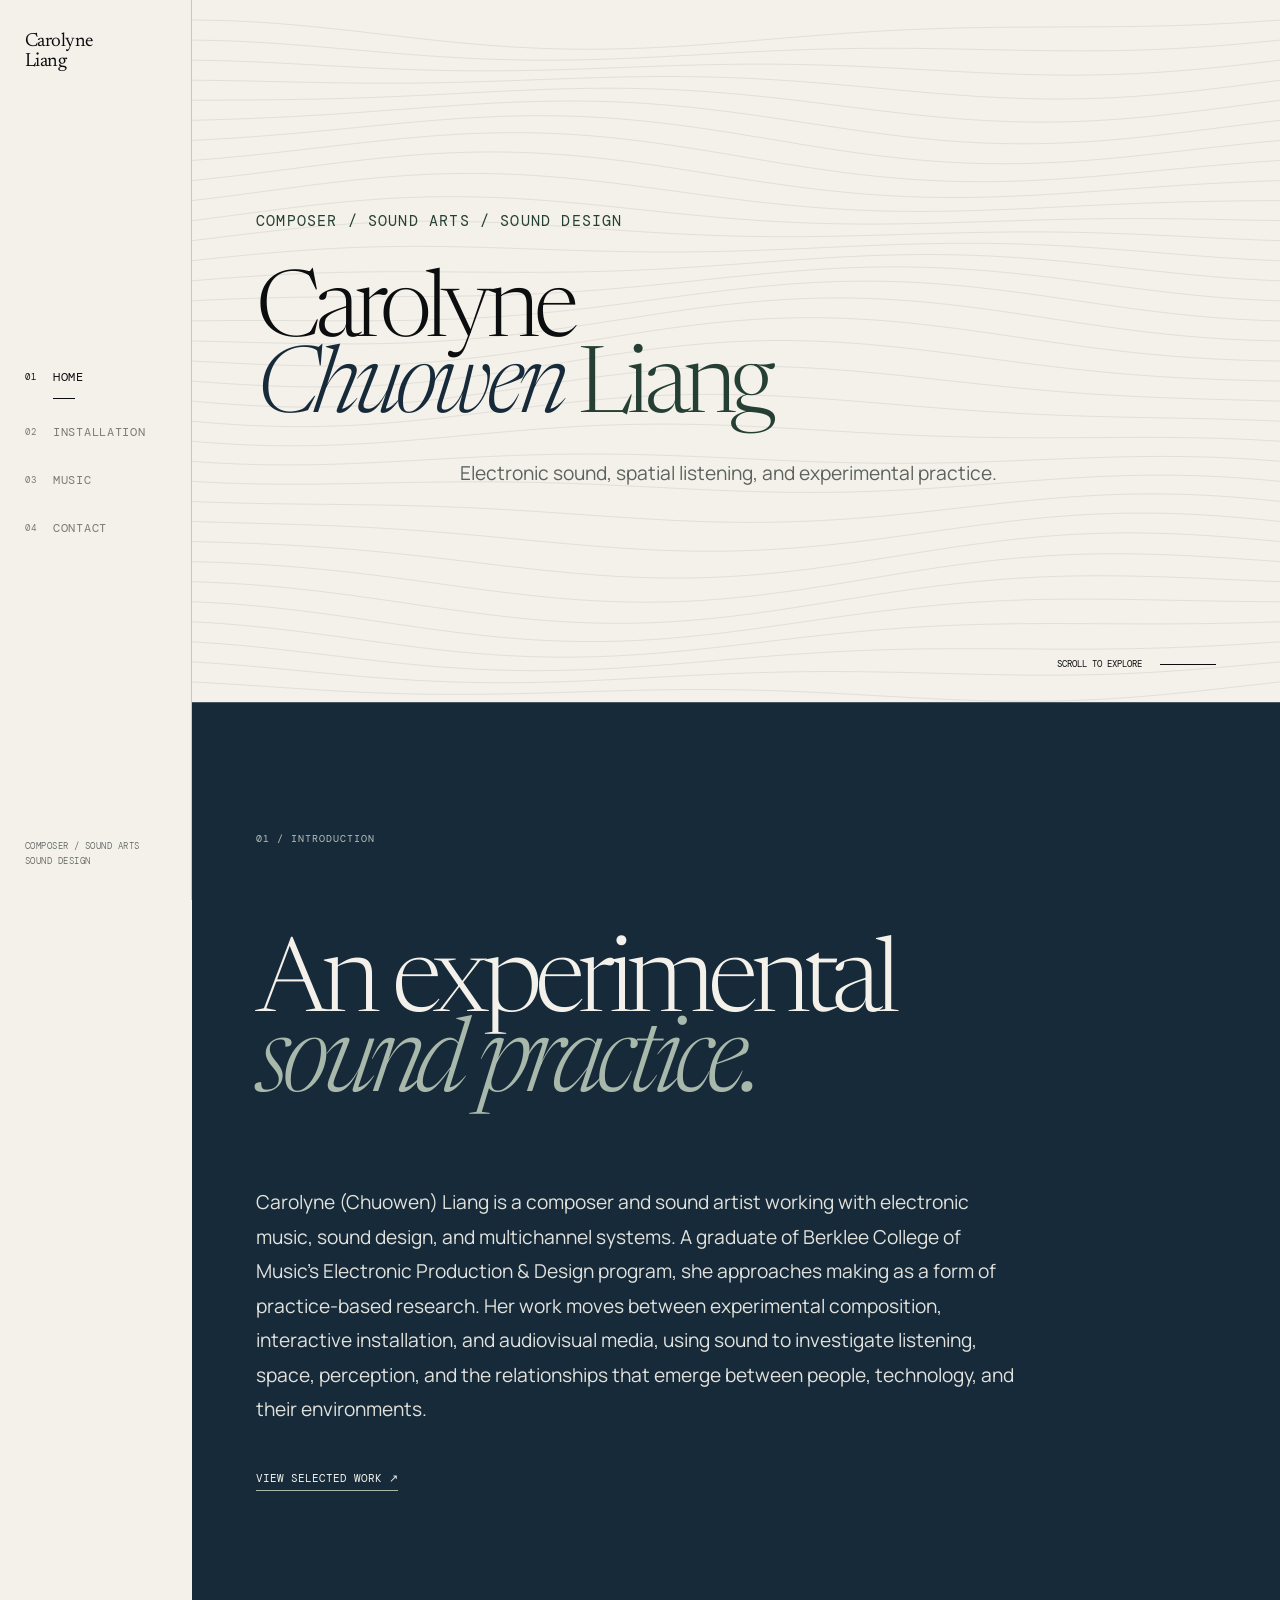
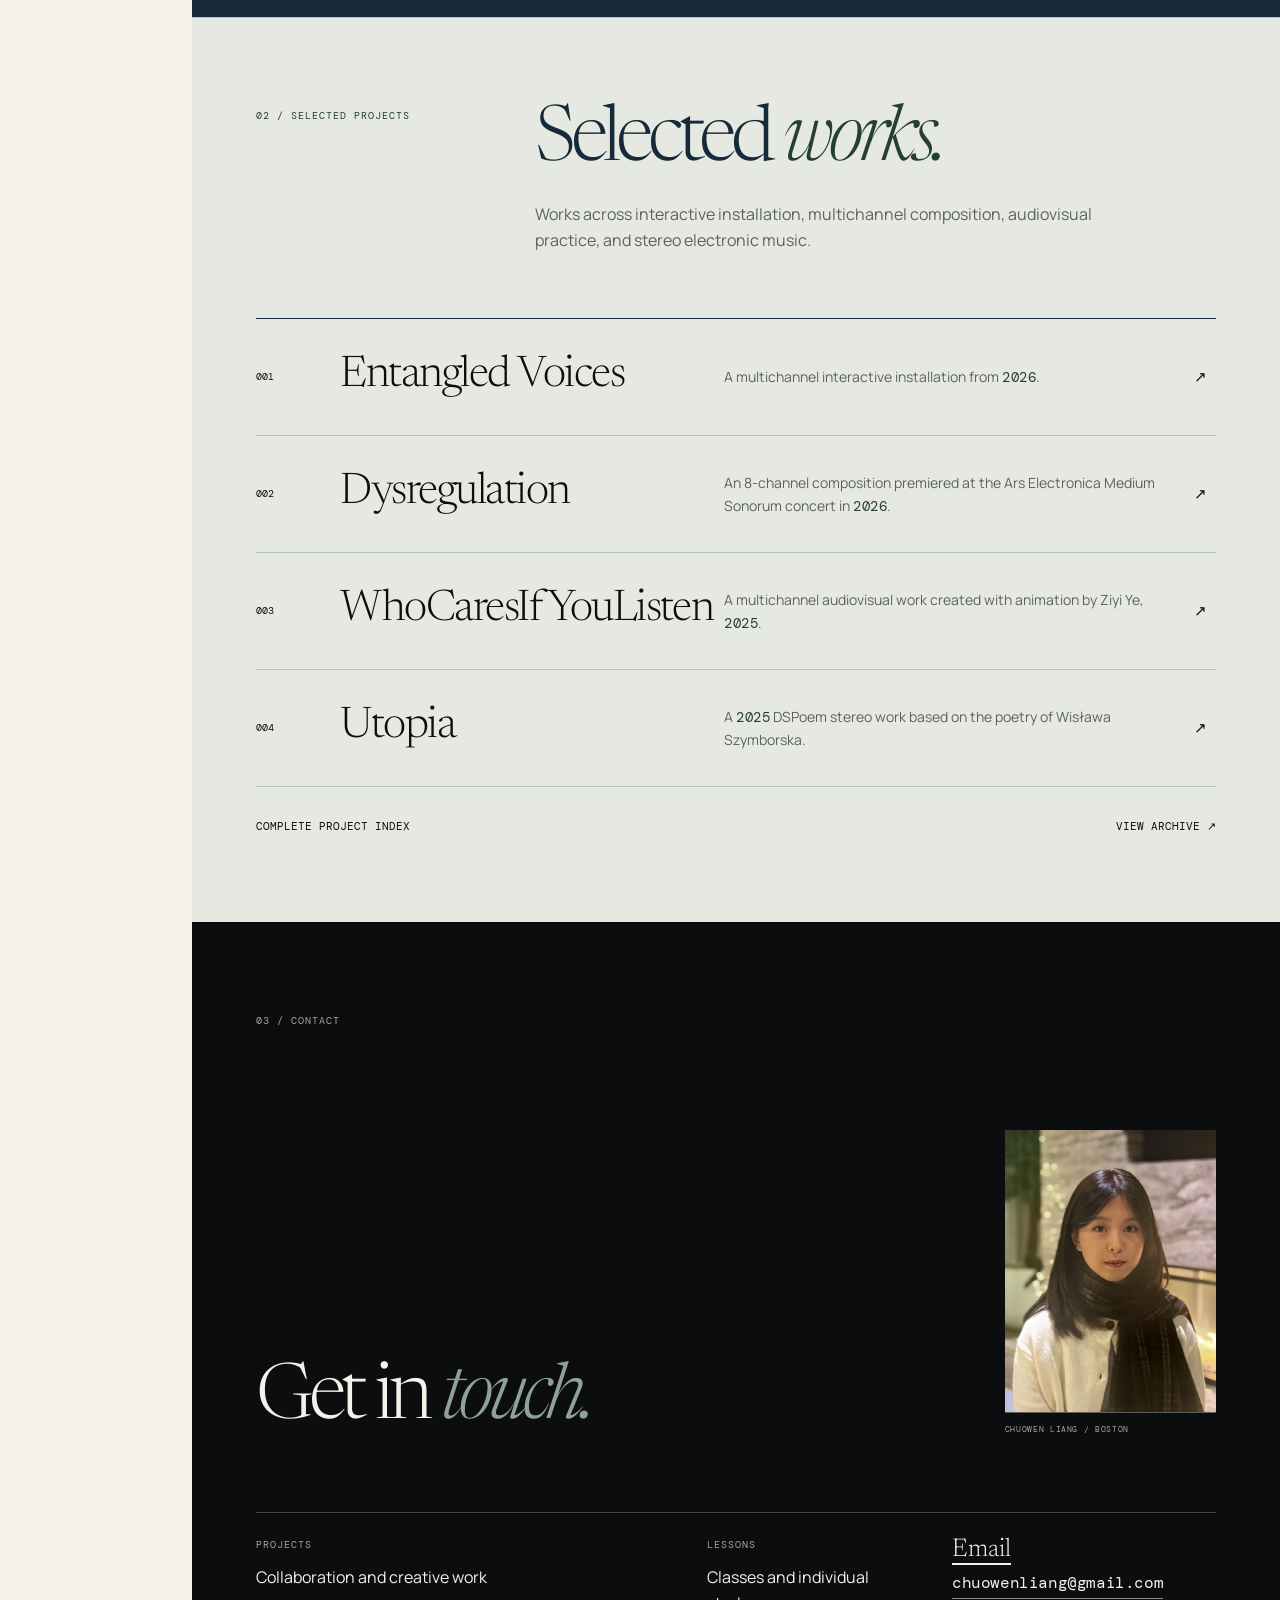
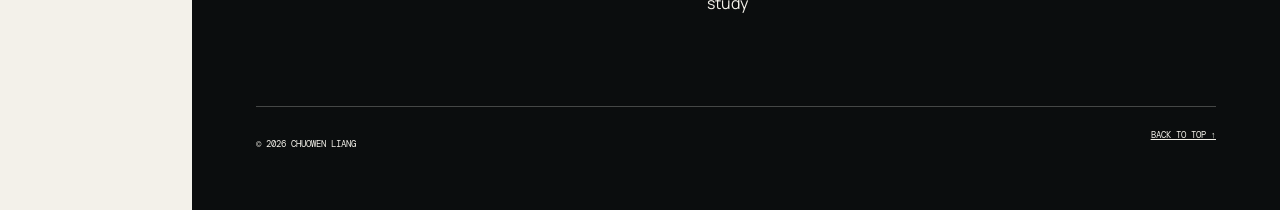
<file: index.html>
<!doctype html>
<html lang="en">
<head>
  <meta charset="utf-8">
  <meta name="viewport" content="width=device-width, initial-scale=1">
  <meta name="description" content="Carolyne (Chuowen) Liang is a composer working across sound arts, sound design, electronic music, and multichannel practice.">
  <meta name="theme-color" content="#f3f1ea">
  <title>Carolyne Liang — Composer / Sound Arts / Sound Design</title>
  <link rel="preconnect" href="https://fonts.googleapis.com">
  <link rel="preconnect" href="https://fonts.gstatic.com" crossorigin>
  <link href="https://fonts.googleapis.com/css2?family=DM+Mono:wght@300;400&family=Manrope:wght@300;400;500&family=Newsreader:opsz,wght@6..72,300;6..72,400&display=swap" rel="stylesheet">
  <link rel="stylesheet" href="styles.css?v=20260816-3">
</head>
<body data-page="home">
  <a class="skip-link" href="#content">Skip to content</a>
  <header class="site-header">
    <a class="wordmark" href="index.html" aria-label="Carolyne Liang, home"><span>Carolyne</span><span>Liang</span></a>
    <button class="menu-button" type="button" aria-expanded="false" aria-controls="site-nav"><span>Menu</span><i aria-hidden="true"></i></button>
    <nav id="site-nav" aria-label="Primary navigation">
      <a href="index.html" aria-current="page"><span>01</span>Home</a>
      <a href="projects.html"><span>02</span>Installation</a>
      <a href="music.html"><span>03</span>Music</a>
      <a href="#contact" data-contact-link><span>04</span>Contact</a>
    </nav>
    <p class="side-note">Composer / Sound Arts<br>Sound Design</p>
  </header>

  <main id="content">
    <section class="hero" aria-labelledby="hero-title">
      <canvas id="flow-field" aria-hidden="true"></canvas>
      <div class="hero-copy">
        <p class="kicker reveal">Composer / Sound Arts / Sound Design</p>
        <h1 id="hero-title" class="reveal"><span>Carolyne</span><br><em>Chuowen</em> <span>Liang</span></h1>
        <p class="hero-statement reveal">Electronic sound, spatial listening, and experimental practice.</p>
      </div>
      <a class="scroll-cue" href="#about"><span>Scroll to explore</span><i aria-hidden="true"></i></a>
    </section>

    <section class="about section-pad" id="about" aria-labelledby="about-title">
      <p class="section-index">01 / Introduction</p>
      <div class="about-grid">
        <h2 id="about-title" class="display reveal">An experimental<br><em>sound practice.</em></h2>
        <div class="about-copy reveal">
          <p>Carolyne (Chuowen) Liang is a composer and sound artist working with electronic music, sound design, and multichannel systems. A graduate of Berklee College of Music’s Electronic Production &amp; Design program, she approaches making as a form of practice-based research. Her work moves between experimental composition, interactive installation, and audiovisual media, using sound to investigate listening, space, perception, and the relationships that emerge between people, technology, and their environments.</p>
          <a class="text-link" href="projects.html">View selected work <span aria-hidden="true">↗</span></a>
        </div>
      </div>
    </section>

    <section class="selected selected--compact section-pad" aria-labelledby="selected-title">
      <header class="selected-heading reveal">
        <p class="section-index">02 / Selected Projects</p>
        <div>
          <h2 id="selected-title" class="display">Selected <em>works.</em></h2>
          <p>Works across interactive installation, multichannel composition, audiovisual practice, and stereo electronic music.</p>
        </div>
      </header>
      <ol class="selected-index">
        <li class="reveal">
          <a href="installation-entangled-voices.html">
            <span class="project-no">001</span>
            <h3>Entangled Voices</h3>
            <p>A multichannel interactive installation from <span class="project-year">2026</span>.</p>
            <span class="row-arrow" aria-hidden="true">↗</span>
          </a>
        </li>
        <li class="reveal">
          <a href="music.html#dysregulation">
            <span class="project-no">002</span>
            <h3>Dysregulation</h3>
            <p>An 8-channel composition premiered at the Ars Electronica Medium Sonorum concert in <span class="project-year">2026</span>.</p>
            <span class="row-arrow" aria-hidden="true">↗</span>
          </a>
        </li>
        <li class="reveal">
          <a href="installation-who-cares-if-you-listen.html">
            <span class="project-no">003</span>
            <h3>WhoCaresIfYouListen</h3>
            <p>A multichannel audiovisual work created with animation by Ziyi Ye, <span class="project-year">2025</span>.</p>
            <span class="row-arrow" aria-hidden="true">↗</span>
          </a>
        </li>
        <li class="reveal">
          <a href="music.html#utopia">
            <span class="project-no">004</span>
            <h3>Utopia</h3>
            <p>A <span class="project-year">2025</span> DSPoem stereo work based on the poetry of Wisława Szymborska.</p>
            <span class="row-arrow" aria-hidden="true">↗</span>
          </a>
        </li>
      </ol>
      <a class="index-link" href="projects.html"><span>Complete project index</span><span aria-hidden="true">View archive ↗</span></a>
    </section>

    <section class="contact section-pad" id="contact" aria-labelledby="contact-title">
      <p class="section-index">03 / Contact</p>
      <div class="contact-intro reveal">
        <h2 id="contact-title" class="display">Get in <em>touch.</em></h2>
        <figure class="contact-portrait">
          <picture>
            <source srcset="assets/headshot.webp" type="image/webp">
            <img src="assets/headshot.jpg" width="1200" height="1600" alt="Portrait of Chuowen Liang" loading="lazy">
          </picture>
          <figcaption>Chuowen Liang / Boston</figcaption>
        </figure>
      </div>
      <div class="contact-grid reveal">
        <div><p class="meta">Projects</p><p>Collaboration and creative work</p></div>
        <div><p class="meta">Lessons</p><p>Classes and individual study</p></div>
        <a href="mailto:chuowenliang@gmail.com">Email<br><span>chuowenliang@gmail.com</span></a>
      </div>
      <footer><p>© <span data-year></span> Chuowen Liang</p><a href="#content">Back to top ↑</a></footer>
    </section>
  </main>
  <script src="script.js?v=20260816-2"></script>
</body>
</html>
</file>
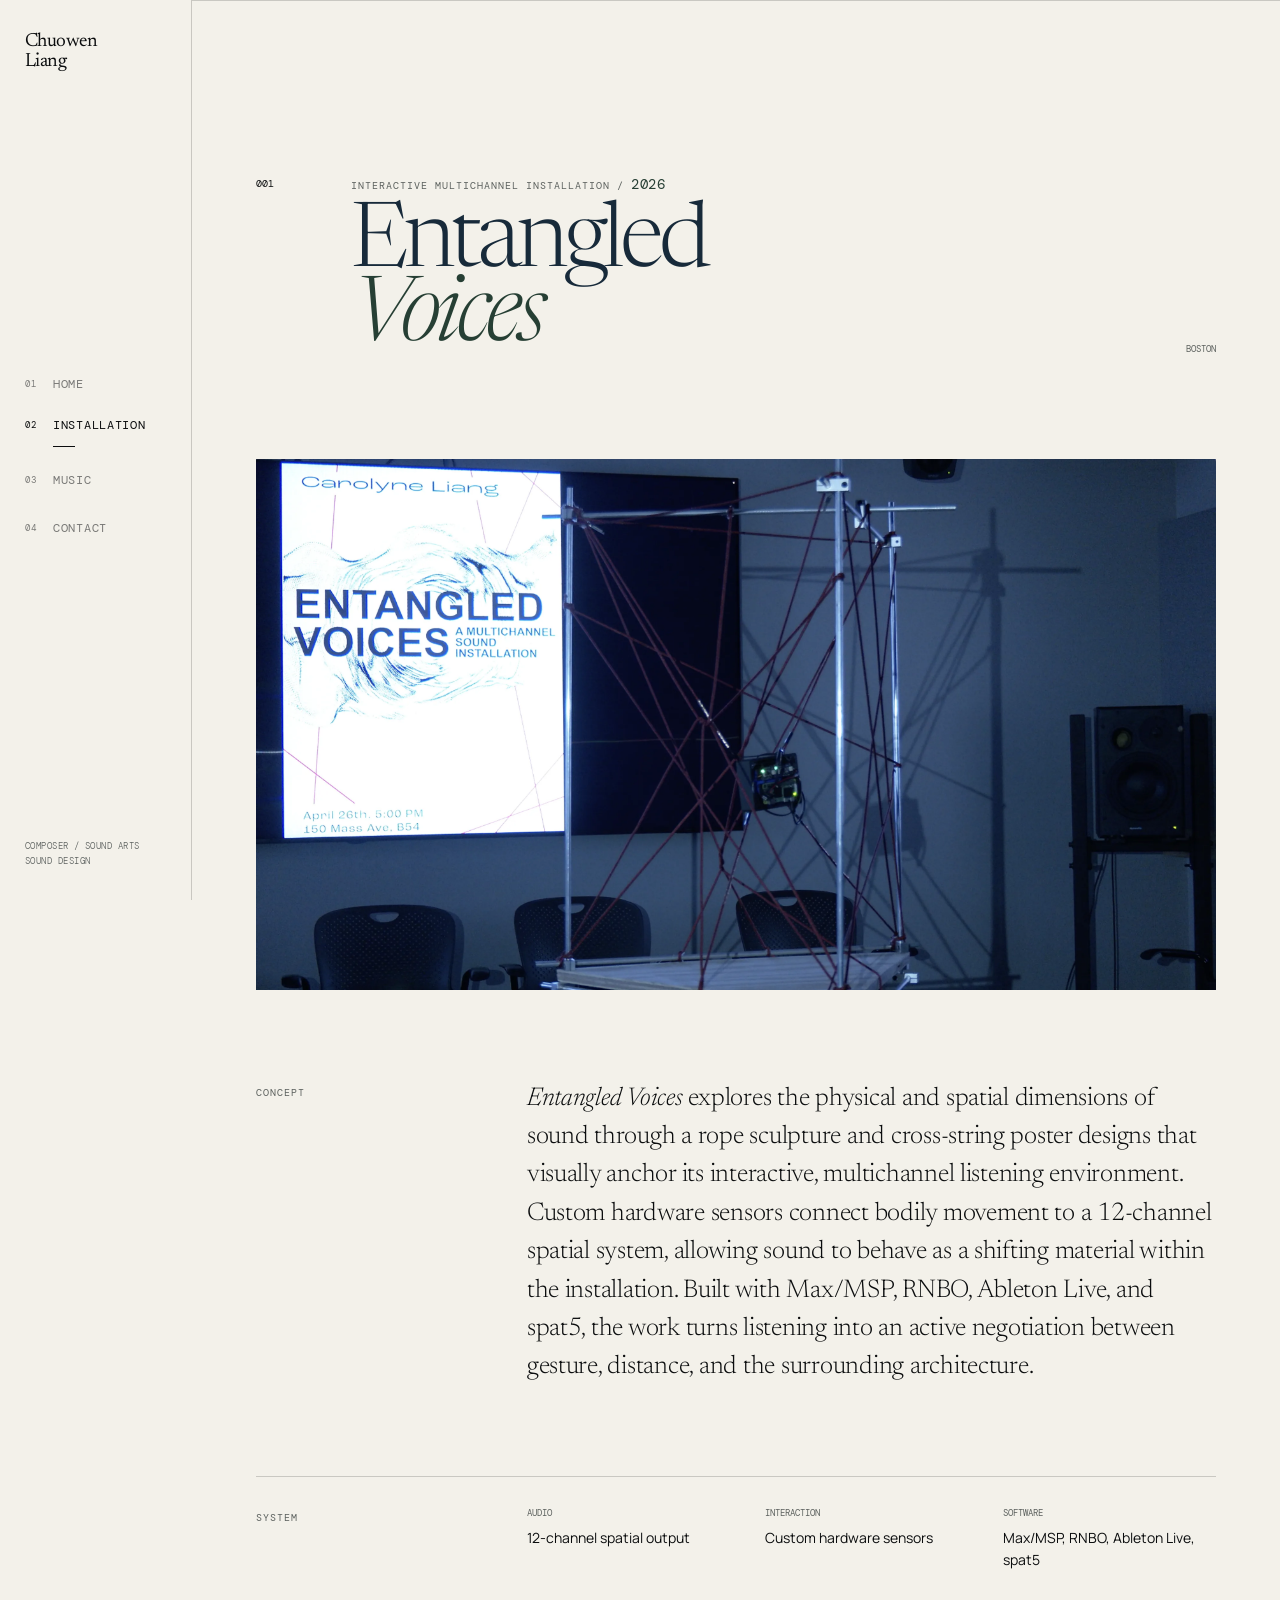
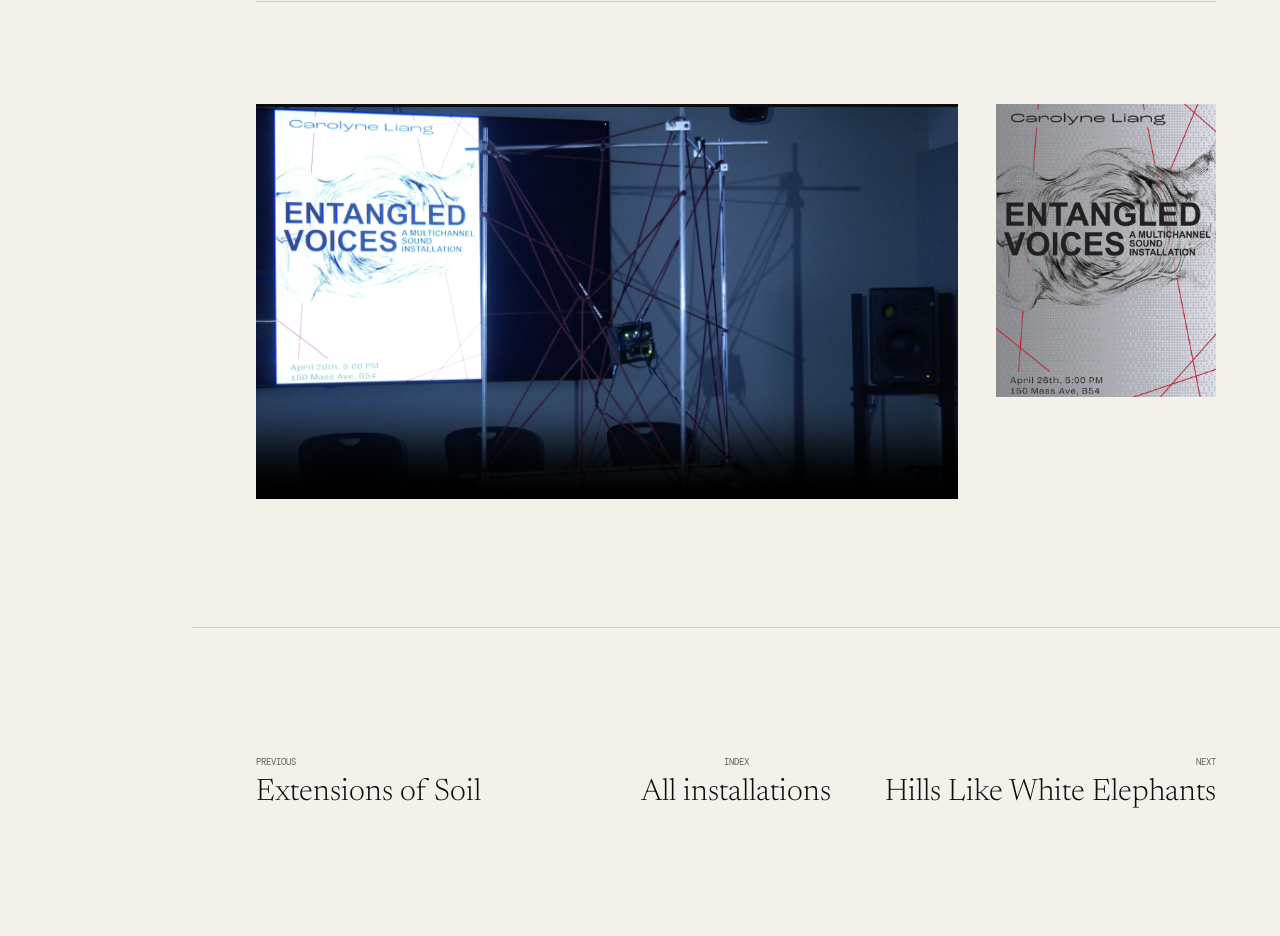
<file: installation-entangled-voices.html>
<!doctype html><html lang="en"><head><meta charset="utf-8"><meta name="viewport" content="width=device-width, initial-scale=1"><meta name="description" content="Entangled Voices, a 12-channel interactive sound installation by Chuowen Liang."><title>Entangled Voices — Chuowen Liang</title><link rel="preconnect" href="https://fonts.googleapis.com"><link rel="preconnect" href="https://fonts.gstatic.com" crossorigin><link href="https://fonts.googleapis.com/css2?family=DM+Mono:wght@300;400&family=Manrope:wght@300;400;500&family=Newsreader:opsz,wght@6..72,300;6..72,400&display=swap" rel="stylesheet"><link rel="stylesheet" href="styles.css?v=20260816-3"></head>
<body data-page="installation"><a class="skip-link" href="#content">Skip to content</a><header class="site-header"><a class="wordmark" href="index.html"><span>Chuowen</span><span>Liang</span></a><button class="menu-button" type="button" aria-expanded="false" aria-controls="site-nav"><span>Menu</span><i aria-hidden="true"></i></button><nav id="site-nav" aria-label="Primary navigation"><a href="index.html"><span>01</span>Home</a><a href="projects.html" aria-current="page"><span>02</span>Installation</a><a href="music.html"><span>03</span>Music</a><a href="index.html#contact"><span>04</span>Contact</a></nav><p class="side-note">Composer / Sound Arts<br>Sound Design</p></header>
<main id="content" class="inner-page installation-detail-page"><article class="installation-work section-pad"><header class="installation-work__head reveal"><p class="project-no">001</p><div><p class="meta">Interactive multichannel installation / <span class="project-year">2026</span></p><h1>Entangled<br><em>Voices</em></h1></div><p class="work-location">Boston</p></header><figure class="installation-hero reveal"><picture><source srcset="assets/entangled-voices-main.webp" type="image/webp"><img src="assets/EntangledVoices_Mainpic.png" width="3014" height="1668" alt="Entangled Voices rope sculpture, screen, and multichannel speakers"></picture></figure><div class="installation-statement reveal"><p class="section-index">Concept</p><p><em>Entangled Voices</em> explores the physical and spatial dimensions of sound through a rope sculpture and cross-string poster designs that visually anchor its interactive, multichannel listening environment. Custom hardware sensors connect bodily movement to a 12-channel spatial system, allowing sound to behave as a shifting material within the installation. Built with Max/MSP, RNBO, Ableton Live, and spat5, the work turns listening into an active negotiation between gesture, distance, and the surrounding architecture.</p></div><div class="installation-specs reveal"><p class="section-index">System</p><dl><div><dt>Audio</dt><dd>12-channel spatial output</dd></div><div><dt>Interaction</dt><dd>Custom hardware sensors</dd></div><div><dt>Software</dt><dd>Max/MSP, RNBO, Ableton Live, spat5</dd></div></dl></div><div class="installation-media installation-media--split reveal"><video controls playsinline preload="metadata" poster="assets/entangled-voices-main.webp"><source src="assets/entangled-voices-2026-audible.mp4" type="video/mp4">Your browser does not support HTML video.</video><picture><source srcset="assets/entangled-voices-poster.webp" type="image/webp"><img src="assets/EntangledVoice_Poster.JPG" width="2480" height="3306" alt="Cross-string poster design for Entangled Voices" loading="lazy"></picture></div></article><nav class="project-nav section-pad"><a href="installation-extensions-of-soil.html"><span>Previous</span>Extensions of Soil</a><a href="projects.html"><span>Index</span>All installations</a><a href="installation-hills-like-white-elephants.html"><span>Next</span>Hills Like White Elephants</a></nav></main><script src="script.js?v=20260816-2"></script></body></html>
</file>
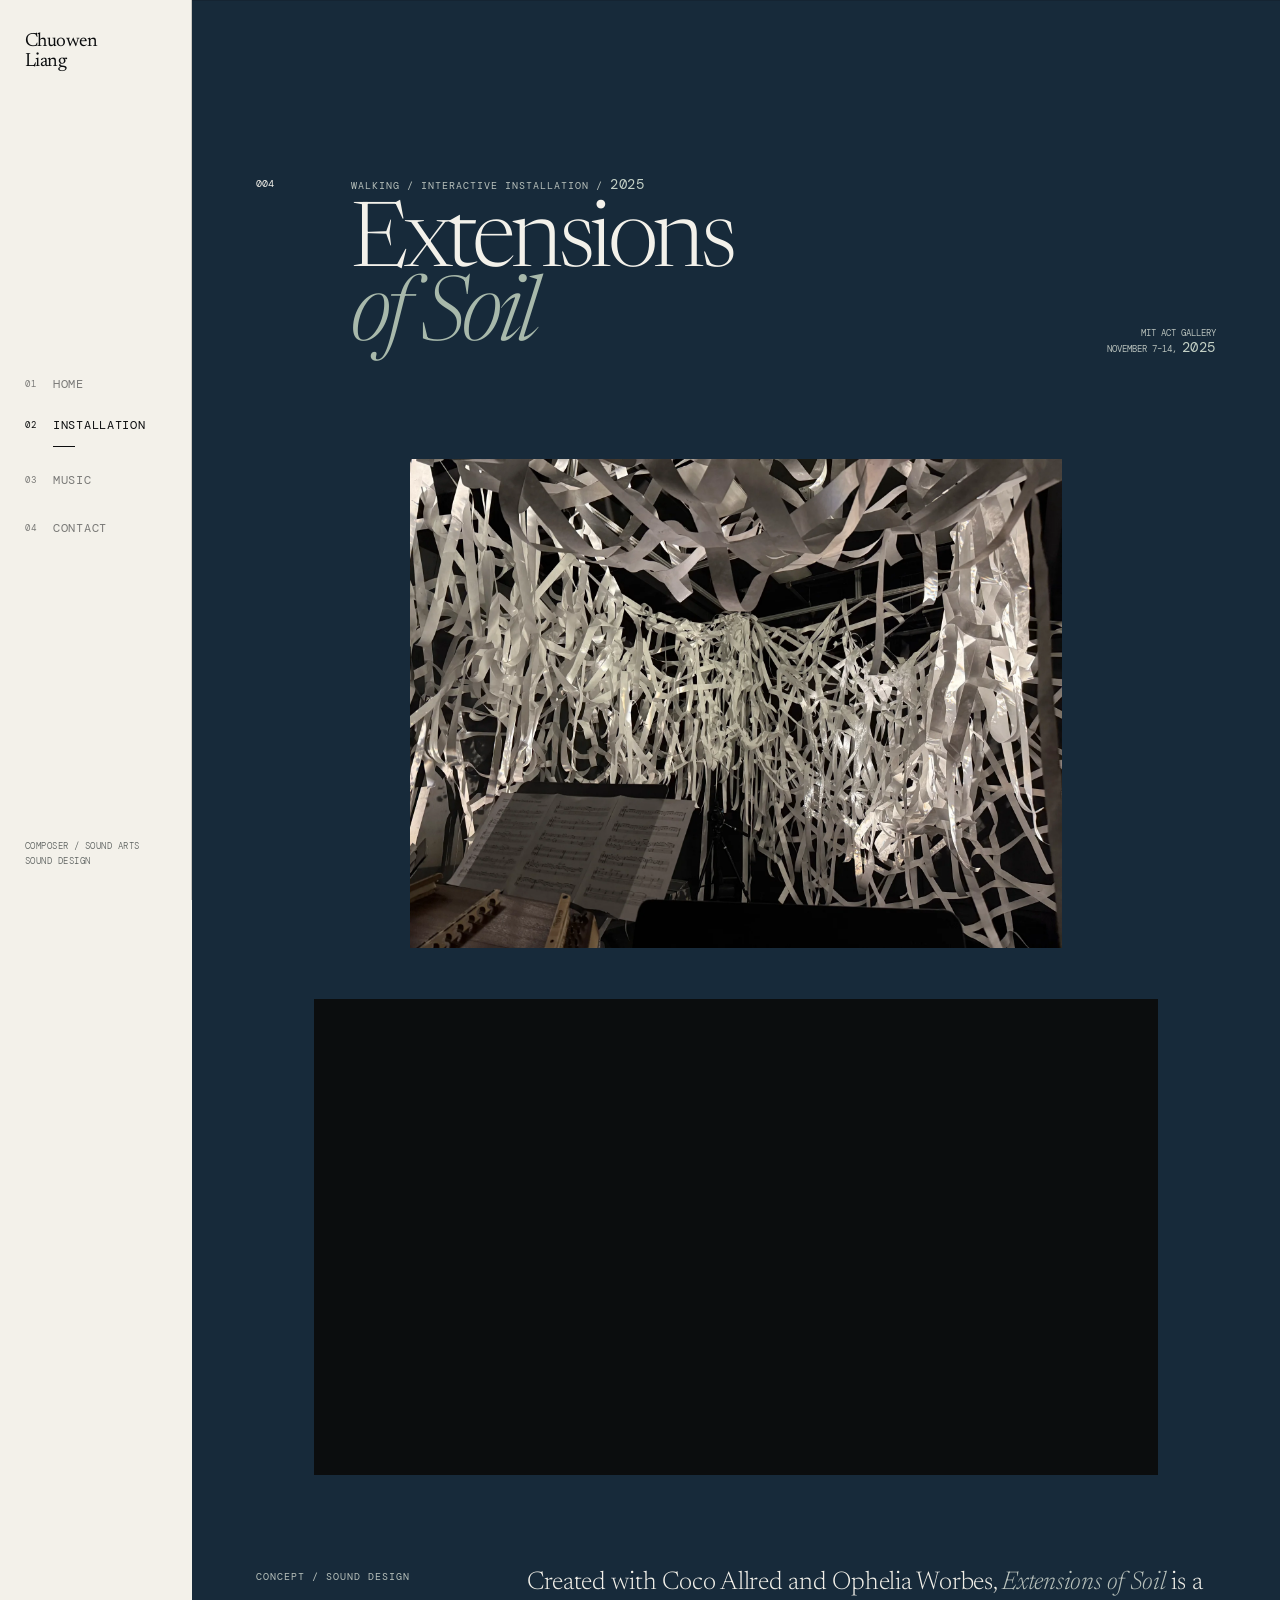
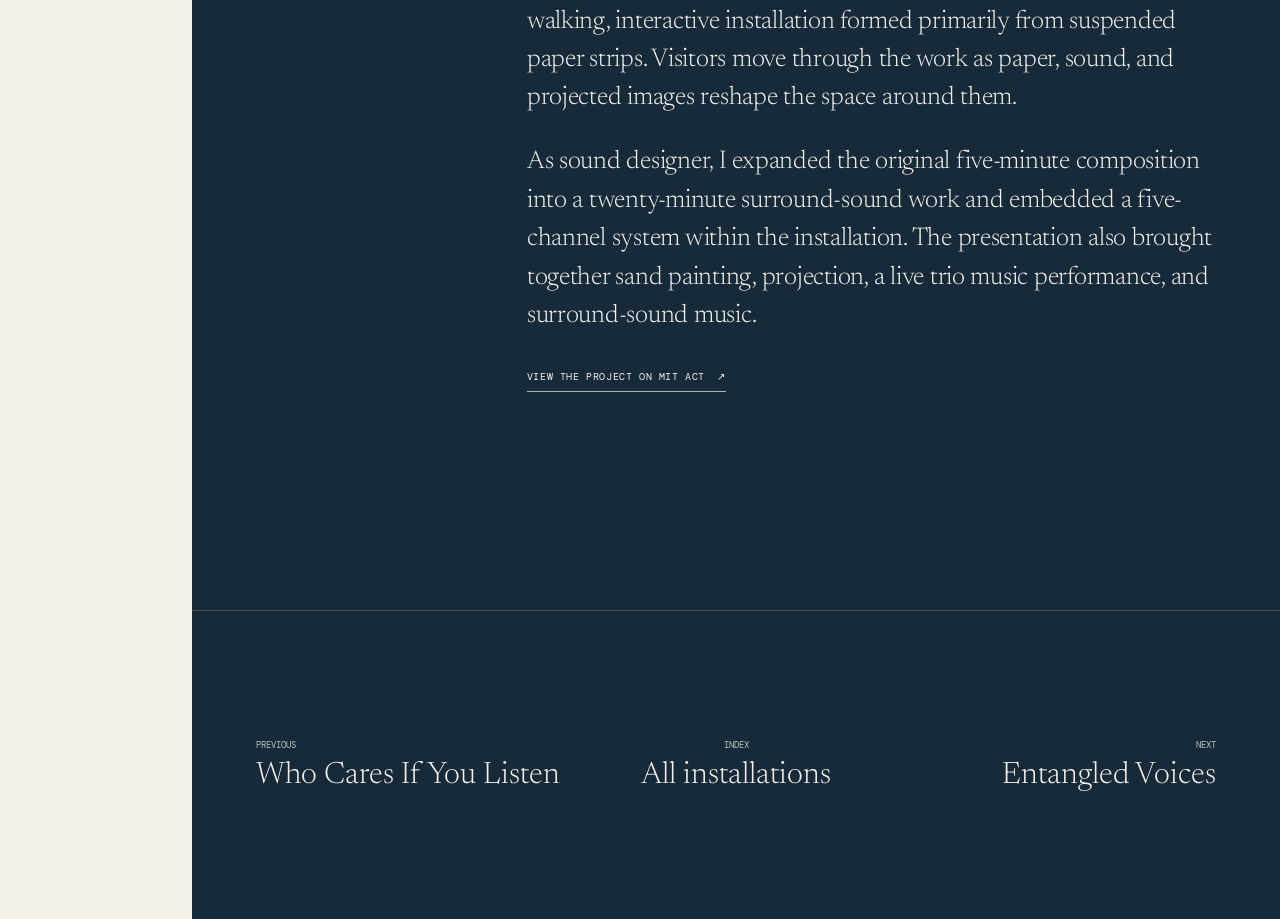
<file: installation-extensions-of-soil.html>
<!doctype html><html lang="en"><head><meta charset="utf-8"><meta name="viewport" content="width=device-width, initial-scale=1"><meta name="description" content="Extensions of Soil at MIT ACT Gallery, a walking and interactive installation created with Coco Allred and Ophelia Worbes, with sound design by Chuowen Liang."><title>Extensions of Soil — Chuowen Liang</title><link rel="preconnect" href="https://fonts.googleapis.com"><link rel="preconnect" href="https://fonts.gstatic.com" crossorigin><link href="https://fonts.googleapis.com/css2?family=DM+Mono:wght@300;400&family=Manrope:wght@300;400;500&family=Newsreader:opsz,wght@6..72,300;6..72,400&display=swap" rel="stylesheet"><link rel="stylesheet" href="styles.css?v=20260816-3"></head>
<body data-page="installation"><a class="skip-link" href="#content">Skip to content</a><header class="site-header"><a class="wordmark" href="index.html"><span>Chuowen</span><span>Liang</span></a><button class="menu-button" type="button" aria-expanded="false" aria-controls="site-nav"><span>Menu</span><i aria-hidden="true"></i></button><nav id="site-nav" aria-label="Primary navigation"><a href="index.html"><span>01</span>Home</a><a href="projects.html" aria-current="page"><span>02</span>Installation</a><a href="music.html"><span>03</span>Music</a><a href="index.html#contact"><span>04</span>Contact</a></nav><p class="side-note">Composer / Sound Arts<br>Sound Design</p></header>
<main id="content" class="inner-page installation-detail-page"><article class="installation-work installation-work--dark section-pad"><header class="installation-work__head reveal"><p class="project-no">004</p><div><p class="meta">Walking / interactive installation / <span class="project-year">2025</span></p><h1>Extensions<br><em>of Soil</em></h1></div><p class="work-location">MIT ACT Gallery<br>November 7–14, <span class="project-year">2025</span></p></header><figure class="installation-hero installation-hero--compact reveal"><picture><source srcset="assets/extensions-of-soil.webp" type="image/webp"><img src="assets/extensions-of-soil.jpg" width="2000" height="1500" alt="Paper-strip environment for Extensions of Soil at MIT ACT Gallery"></picture></figure><div class="installation-video-embed reveal"><iframe src="https://www.youtube-nocookie.com/embed/3YlcUuXv3Wg" title="Extensions of Soil video documentation" loading="lazy" allow="accelerometer; autoplay; clipboard-write; encrypted-media; gyroscope; picture-in-picture; web-share" referrerpolicy="strict-origin-when-cross-origin" allowfullscreen></iframe></div><div class="installation-statement reveal"><p class="section-index">Concept / Sound Design</p><div class="installation-role"><p>Created with Coco Allred and Ophelia Worbes, <em>Extensions of Soil</em> is a walking, interactive installation formed primarily from suspended paper strips. Visitors move through the work as paper, sound, and projected images reshape the space around them.</p><p>As sound designer, I expanded the original five-minute composition into a twenty-minute surround-sound work and embedded a five-channel system within the installation. The presentation also brought together sand painting, projection, a live trio music performance, and surround-sound music.</p><a class="external-project-link" href="https://act.mit.edu/event/extensions-of-soil/">View the project on MIT ACT <span aria-hidden="true">↗</span></a></div></div></article><nav class="project-nav project-nav--dark section-pad"><a href="installation-who-cares-if-you-listen.html"><span>Previous</span>Who Cares If You Listen</a><a href="projects.html"><span>Index</span>All installations</a><a href="installation-entangled-voices.html"><span>Next</span>Entangled Voices</a></nav></main><script src="script.js?v=20260816-2"></script></body></html>
</file>
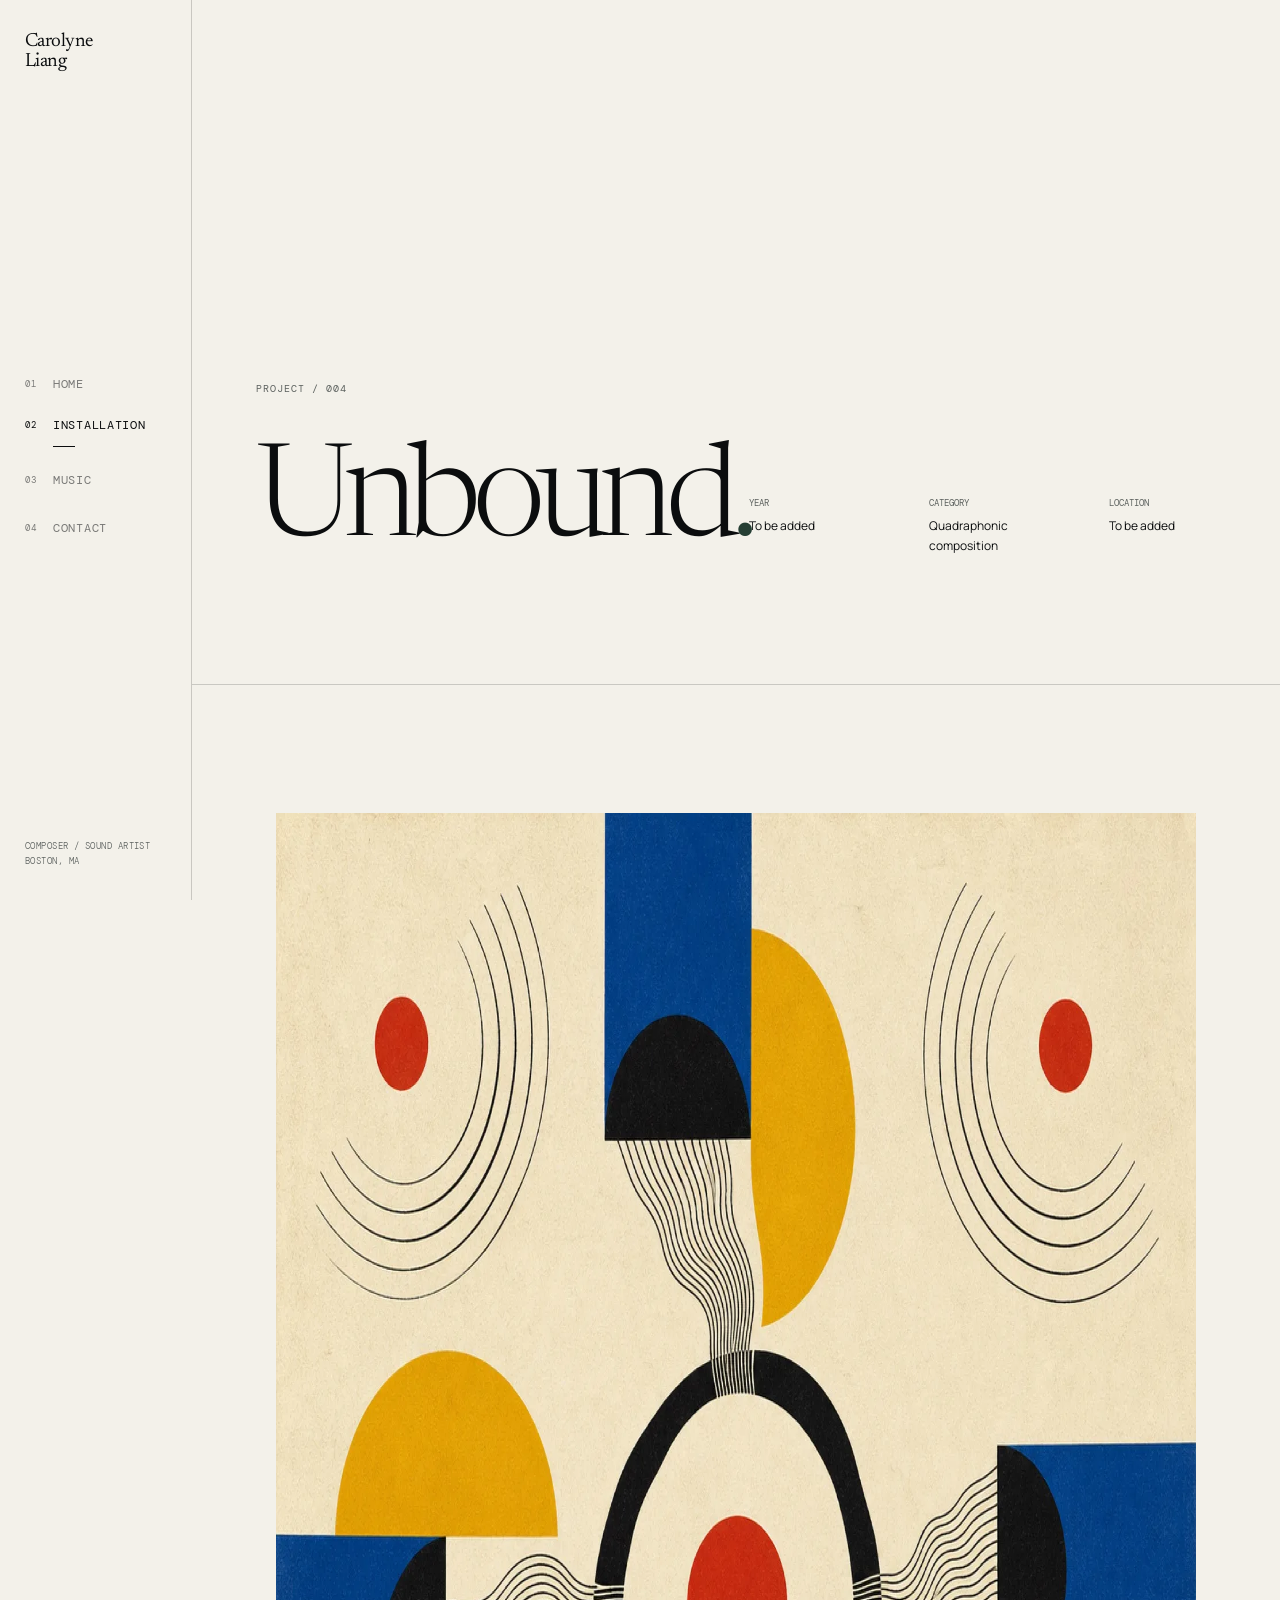
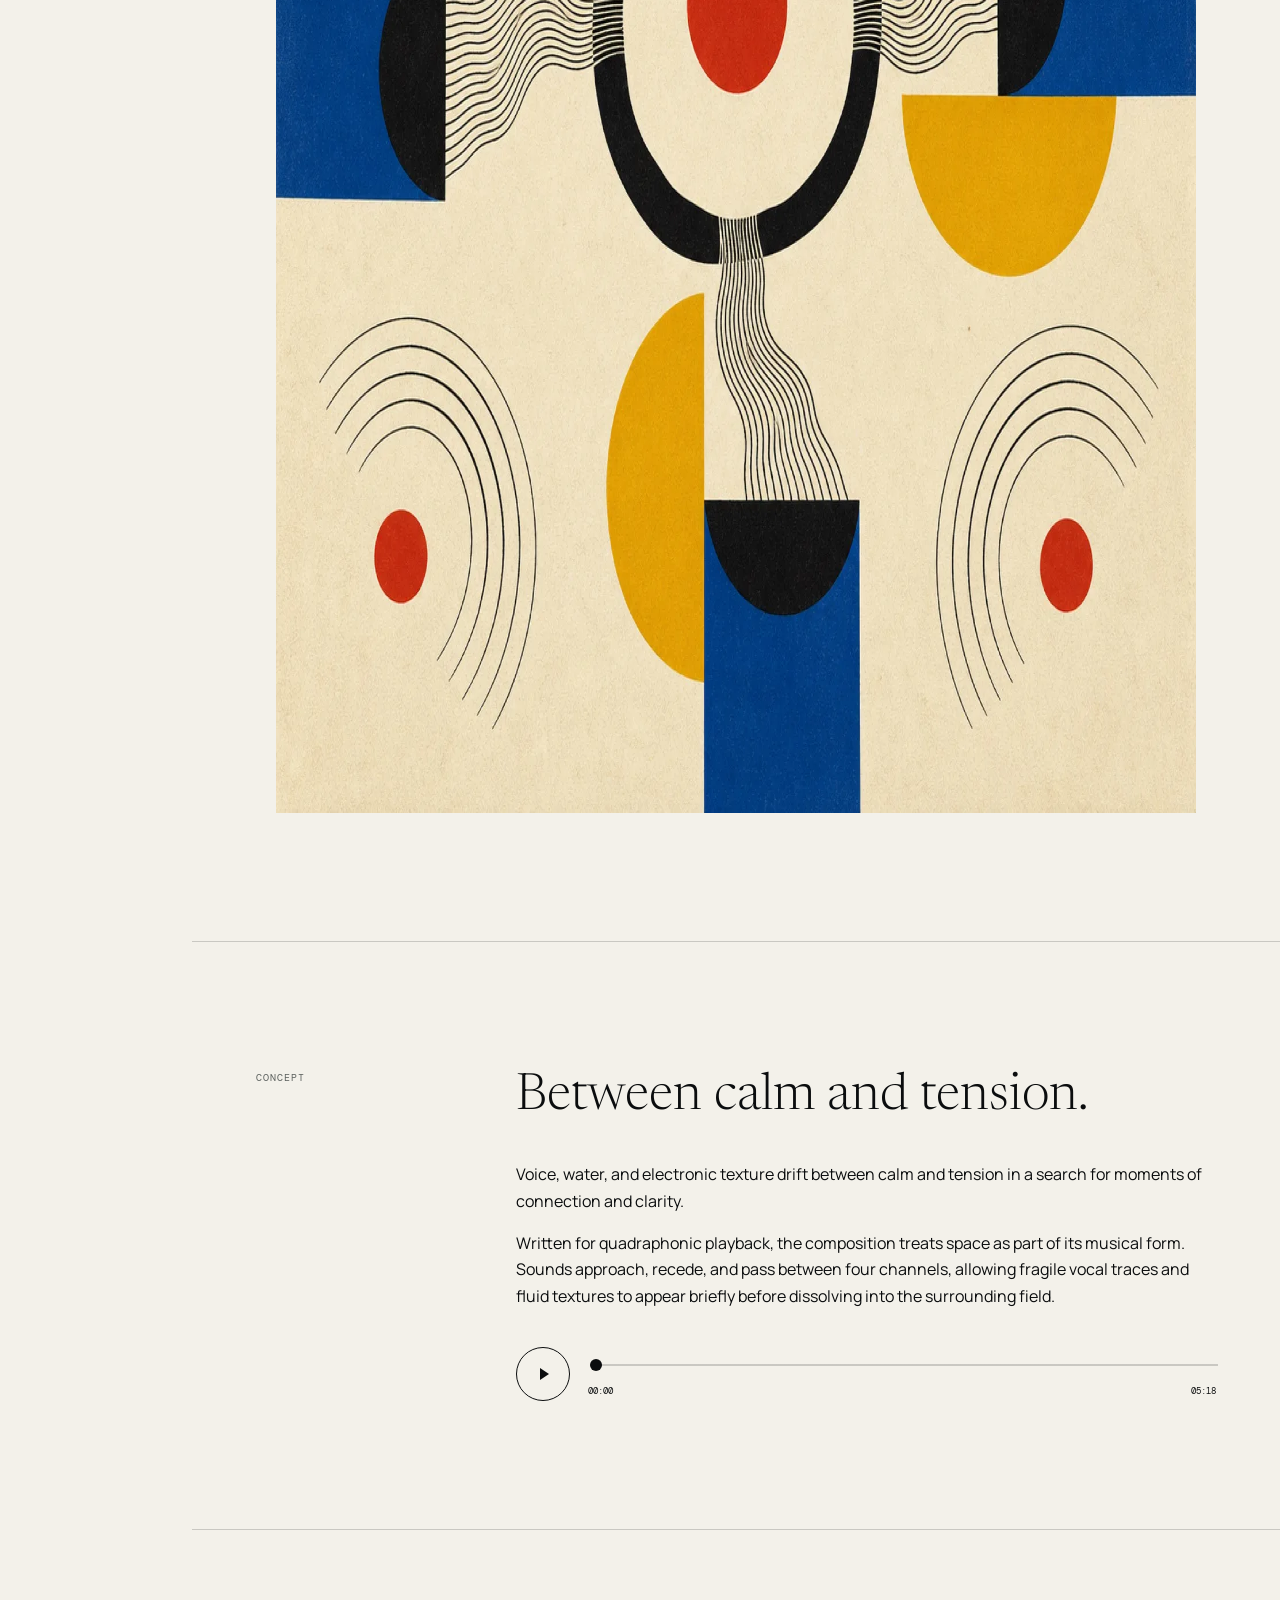
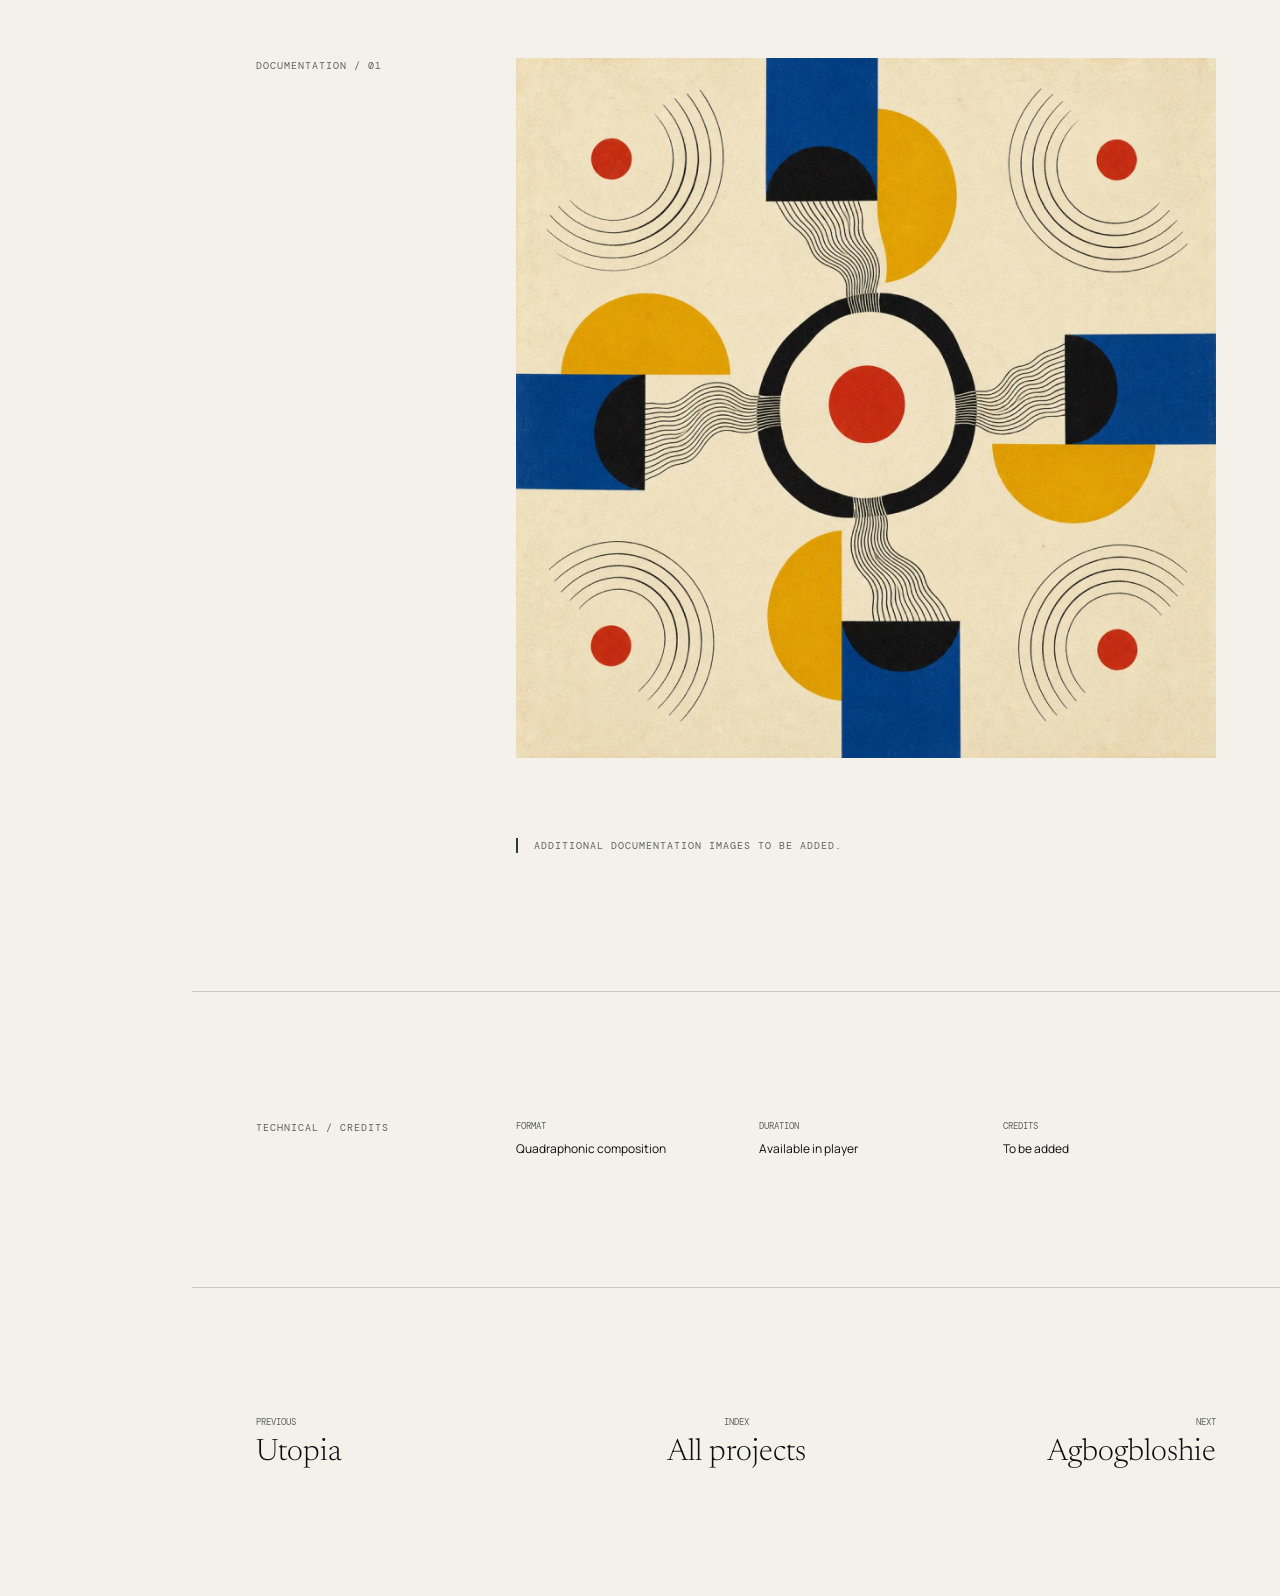
<file: project-searching.html>
<!doctype html><html lang="en"><head><meta charset="utf-8"><meta name="viewport" content="width=device-width, initial-scale=1"><meta name="description" content="Unbound, a quadraphonic composition by Carolyne Liang."><title>Unbound — Carolyne Liang</title><link rel="preconnect" href="https://fonts.googleapis.com"><link rel="preconnect" href="https://fonts.gstatic.com" crossorigin><link href="https://fonts.googleapis.com/css2?family=DM+Mono:wght@300;400&family=Manrope:wght@300;400;500&family=Newsreader:opsz,wght@6..72,300;6..72,400&display=swap" rel="stylesheet"><link rel="stylesheet" href="styles.css?v=20260816-3"></head><body data-page="projects"><a class="skip-link" href="#content">Skip to content</a><header class="site-header"><a class="wordmark" href="index.html"><span>Carolyne</span><span>Liang</span></a><button class="menu-button" type="button" aria-expanded="false" aria-controls="site-nav"><span>Menu</span><i aria-hidden="true"></i></button><nav id="site-nav"><a href="index.html"><span>01</span>Home</a><a href="projects.html" aria-current="page"><span>02</span>Projects</a><a href="music.html"><span>03</span>Music</a><a href="index.html#contact"><span>04</span>Contact</a></nav><p class="side-note">Composer / Sound Artist<br>Boston, MA</p></header><main id="content" class="inner-page detail"><header class="detail-head section-pad"><p class="section-index">Project / 004</p><h1 class="display">Unbound<span class="accent-dot">.</span></h1><dl><div><dt>Year</dt><dd>To be added</dd></div><div><dt>Category</dt><dd>Quadraphonic composition</dd></div><div><dt>Location</dt><dd>To be added</dd></div></dl></header><section class="hero-media hero-media--square section-pad"><picture><source srcset="assets/cover-searching.webp" type="image/webp"><img src="assets/cover-searching.jpg" width="1600" height="1600" alt="Geometric cover artwork for Unbound"></picture></section><section class="detail-text section-pad"><p class="section-index">Concept</p><div><h2>Between calm and tension.</h2><p>Voice, water, and electronic texture drift between calm and tension in a search for moments of connection and clarity.</p><p>Written for quadraphonic playback, the composition treats space as part of its musical form. Sounds approach, recede, and pass between four channels, allowing fragile vocal traces and fluid textures to appear briefly before dissolving into the surrounding field.</p><div class="audio-player" data-audio-player data-title="Unbound"><audio src="assets/Unbound.mp3" preload="metadata"></audio><button type="button" data-play aria-label="Play Unbound"><span data-play-symbol>▶</span></button><div><input data-seek type="range" min="0" max="100" value="0" step=".1" aria-label="Unbound playback position"><p class="time"><span data-current>00:00</span><span data-duration>--:--</span></p></div></div></div></div></section><section class="documentation section-pad"><p class="section-index">Documentation / 01</p><picture><source srcset="assets/cover-searching.webp" type="image/webp"><img src="assets/cover-searching.jpg" width="1600" height="1600" alt="Unbound cover artwork detail" loading="lazy"></picture><p class="placeholder">Additional documentation images to be added.</p></section><section class="technical section-pad"><p class="section-index">Technical / Credits</p><dl><div><dt>Format</dt><dd>Quadraphonic composition</dd></div><div><dt>Duration</dt><dd>Available in player</dd></div><div><dt>Credits</dt><dd>To be added</dd></div></dl></section><nav class="project-nav section-pad"><a href="project-utopia.html"><span>Previous</span>Utopia</a><a href="projects.html"><span>Index</span>All projects</a><a href="project-agbogbloshie.html"><span>Next</span>Agbogbloshie</a></nav></main><script src="script.js?v=20260816-2"></script></body></html>
</file>
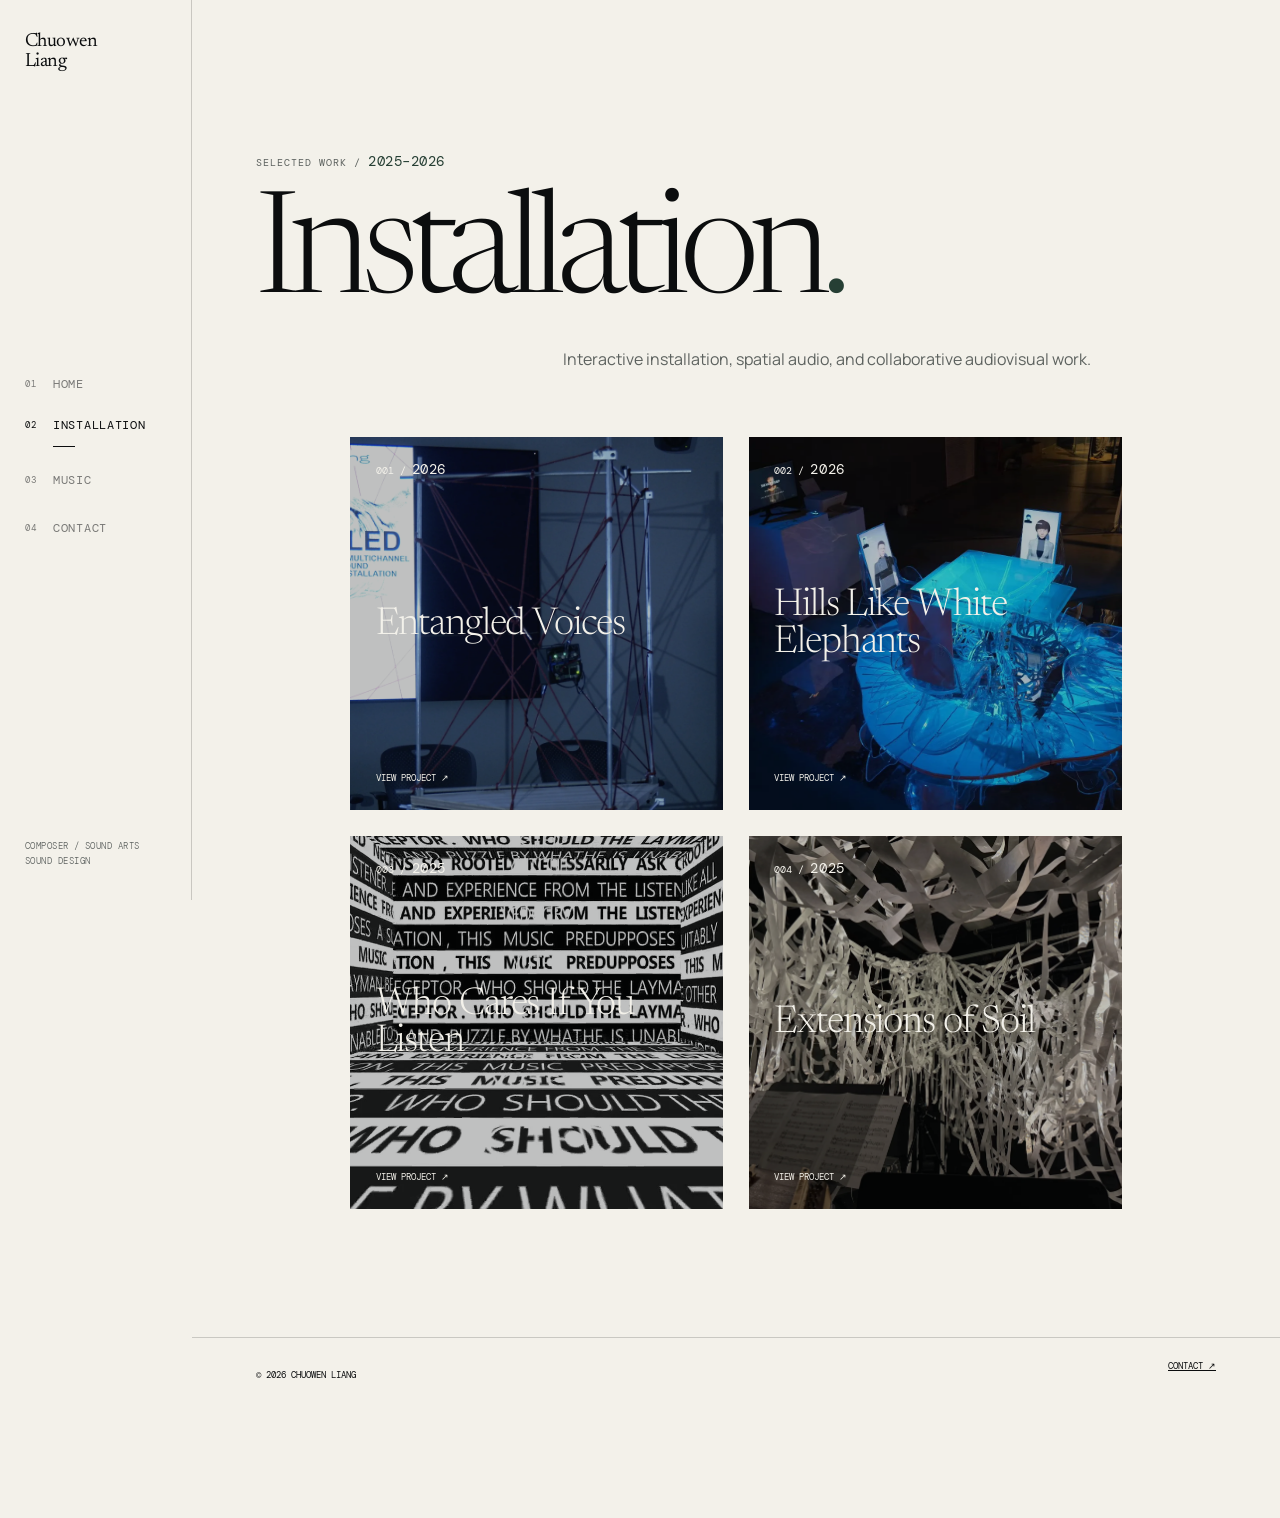
<file: projects.html>
<!doctype html>
<html lang="en">
<head>
  <meta charset="utf-8">
  <meta name="viewport" content="width=device-width, initial-scale=1">
  <meta name="description" content="Installation and multichannel audiovisual projects by Chuowen Liang.">
  <meta name="theme-color" content="#f3f1ea">
  <title>Installation — Chuowen Liang</title>
  <link rel="preconnect" href="https://fonts.googleapis.com">
  <link rel="preconnect" href="https://fonts.gstatic.com" crossorigin>
  <link href="https://fonts.googleapis.com/css2?family=DM+Mono:wght@300;400&family=Manrope:wght@300;400;500&family=Newsreader:opsz,wght@6..72,300;6..72,400&display=swap" rel="stylesheet">
  <link rel="stylesheet" href="styles.css?v=20260816-3">
</head>
<body data-page="installation">
  <a class="skip-link" href="#content">Skip to content</a>
  <header class="site-header">
    <a class="wordmark" href="index.html" aria-label="Chuowen Liang, home"><span>Chuowen</span><span>Liang</span></a>
    <button class="menu-button" type="button" aria-expanded="false" aria-controls="site-nav"><span>Menu</span><i aria-hidden="true"></i></button>
    <nav id="site-nav" aria-label="Primary navigation"><a href="index.html"><span>01</span>Home</a><a href="projects.html" aria-current="page"><span>02</span>Installation</a><a href="music.html"><span>03</span>Music</a><a href="index.html#contact"><span>04</span>Contact</a></nav>
    <p class="side-note">Composer / Sound Arts<br>Sound Design</p>
  </header>
  <main id="content" class="inner-page installation-index-page">
    <header class="installation-index-head section-pad">
      <p class="section-index">Selected work / <span class="project-year">2025–2026</span></p>
      <h1 class="display reveal">Installation<span class="accent-dot">.</span></h1>
      <p class="installation-index-deck reveal">Interactive installation, spatial audio, and collaborative audiovisual work.</p>
    </header>
    <section class="installation-grid section-pad" aria-label="Installation projects">
      <a class="installation-tile reveal" href="installation-entangled-voices.html">
        <picture><source srcset="assets/entangled-voices-main.webp" type="image/webp"><img src="assets/EntangledVoices_Mainpic.png" width="3014" height="1668" alt="Entangled Voices installation" loading="lazy"></picture>
        <span class="installation-tile__overlay"><span class="project-no">001 / <span class="project-year">2026</span></span><strong>Entangled Voices</strong><span>View project ↗</span></span>
      </a>
      <a class="installation-tile reveal" href="installation-hills-like-white-elephants.html">
        <picture><source srcset="assets/HillsLikeWhiteElephant1.webp" type="image/webp"><img src="assets/HillsLikeWhiteElephant1.JPG" width="1440" height="960" alt="Hills Like White Elephants multimedia installation" loading="lazy"></picture>
        <span class="installation-tile__overlay"><span class="project-no">002 / <span class="project-year">2026</span></span><strong>Hills Like White Elephants</strong><span>View project ↗</span></span>
      </a>
      <a class="installation-tile reveal" href="installation-who-cares-if-you-listen.html">
        <picture><source srcset="assets/who-cares-poster.webp" type="image/webp"><img src="assets/who-cares-poster.jpg" width="1280" height="720" alt="Still from Who Cares If You Listen" loading="lazy"></picture>
        <span class="installation-tile__overlay"><span class="project-no">003 / <span class="project-year">2025</span></span><strong>Who Cares If You Listen</strong><span>View project ↗</span></span>
      </a>
      <a class="installation-tile reveal" href="installation-extensions-of-soil.html">
        <picture><source srcset="assets/extensions-of-soil.webp" type="image/webp"><img src="assets/extensions-of-soil.jpg" width="2000" height="1500" alt="Extensions of Soil at MIT ACT Gallery" loading="lazy"></picture>
        <span class="installation-tile__overlay"><span class="project-no">004 / <span class="project-year">2025</span></span><strong>Extensions of Soil</strong><span>View project ↗</span></span>
      </a>
    </section>
    <footer class="page-footer section-pad"><p>© <span data-year></span> Chuowen Liang</p><a href="index.html#contact">Contact ↗</a></footer>
  </main>
  <script src="script.js?v=20260816-2"></script>
</body>
</html>
</file>
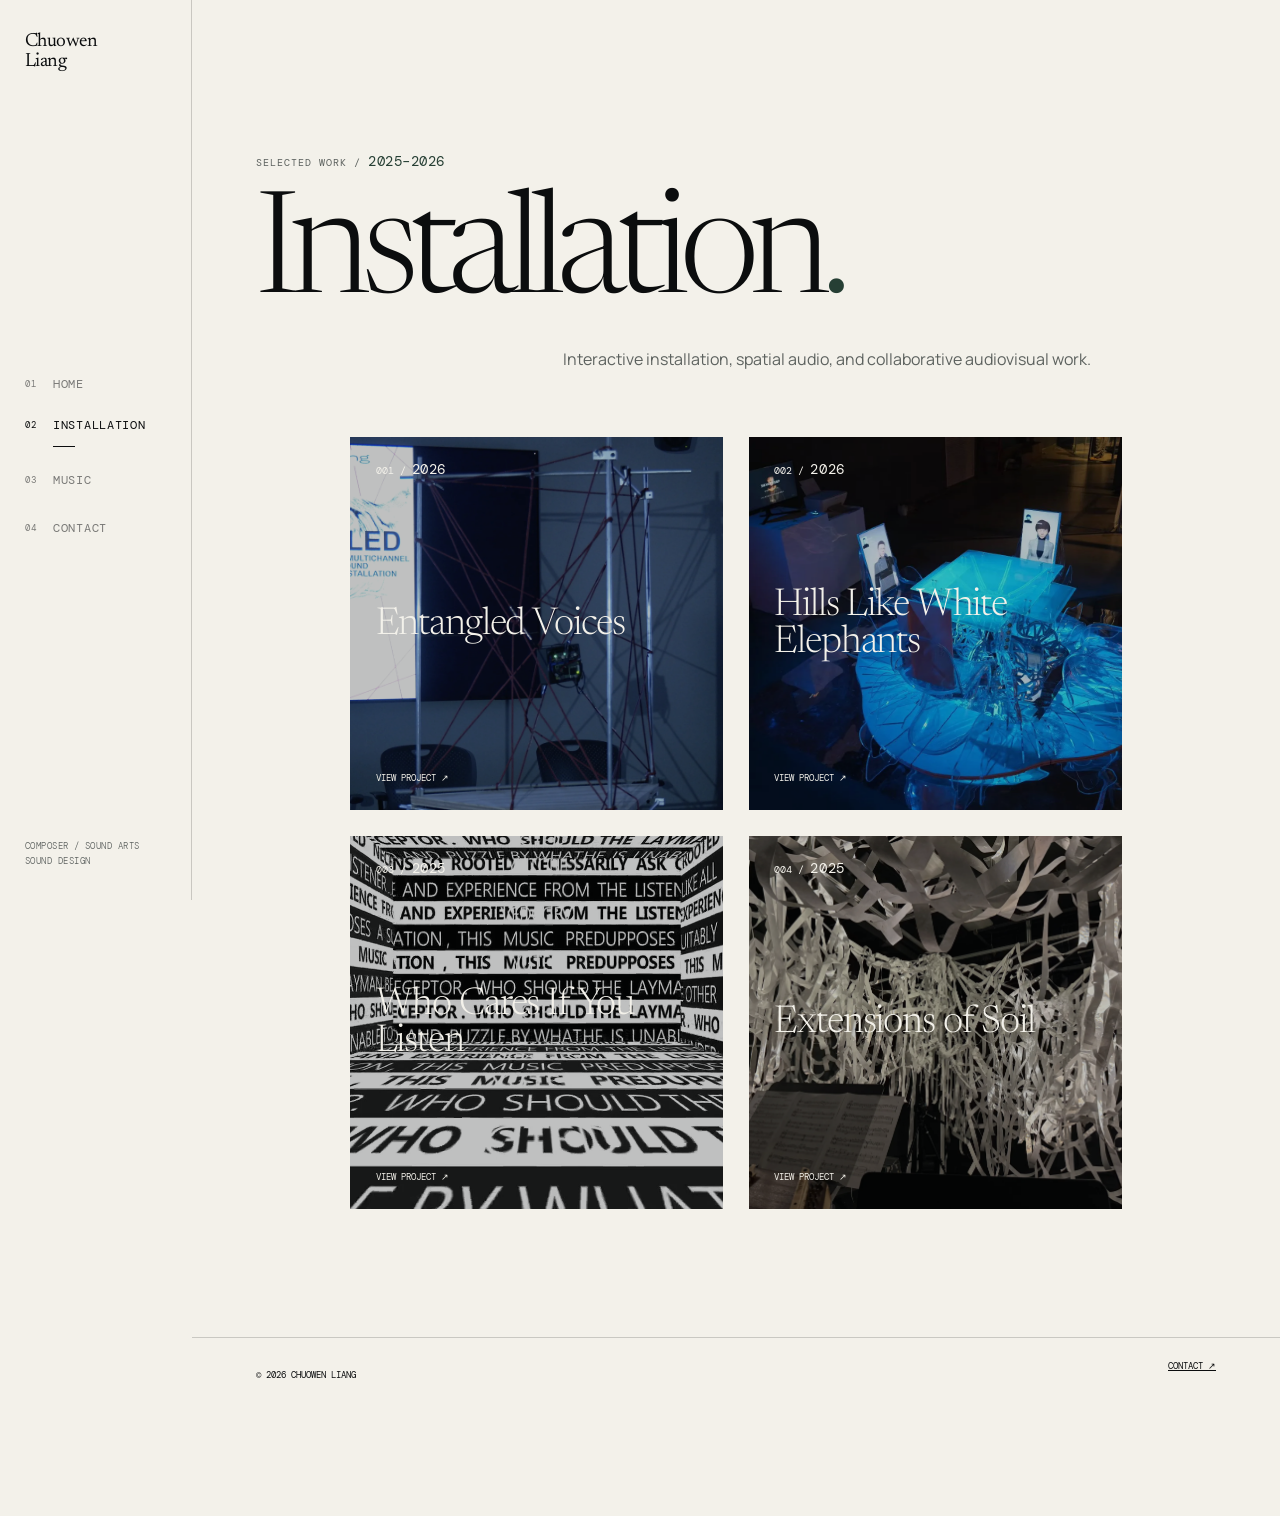
<file: works.html>
<!doctype html><html lang="en"><head><meta charset="utf-8"><meta name="viewport" content="width=device-width, initial-scale=1"><meta http-equiv="refresh" content="0; url=projects.html"><link rel="canonical" href="projects.html"><title>Projects — Carolyne Liang</title></head><body><p>This page has moved to <a href="projects.html">Projects</a>.</p></body></html>
</file>
<file: styles.css>
:root{--paper:#f3f1ea;--sage-paper:#e5e9e2;--ink:#0b0d0e;--navy:#172a3a;--green:#263f34;--muted:#5d625f;--line:rgba(11,13,14,.18);--accent:var(--green);--serif:"Newsreader",Georgia,serif;--sans:"Manrope",Arial,sans-serif;--mono:"DM Mono",monospace;--sidebar:clamp(150px,15vw,230px);--pad:clamp(24px,5vw,76px)}
*{box-sizing:border-box}html{scroll-behavior:smooth}body{margin:0;background:var(--paper);color:var(--ink);font:400 16px/1.65 var(--sans);overflow-x:hidden}img,video,canvas{display:block;max-width:100%}a{color:inherit}button,input{font:inherit}.skip-link{position:fixed;z-index:100;top:10px;left:10px;padding:10px 14px;background:var(--ink);color:var(--paper);transform:translateY(-150%)}.skip-link:focus{transform:none}:focus-visible{outline:2px solid var(--accent);outline-offset:4px}.site-header{position:fixed;z-index:20;inset:0 auto 0 0;width:var(--sidebar);padding:32px 25px;border-right:1px solid var(--line);display:flex;flex-direction:column;background:rgba(243,241,234,.94)}.wordmark{font:400 clamp(18px,1.5vw,24px)/1.05 var(--serif);text-decoration:none;letter-spacing:-.03em;display:flex;flex-direction:column}.site-header nav{display:flex;flex-direction:column;margin:auto 0;gap:4px}.site-header nav a{min-height:44px;display:grid;grid-template-columns:28px 1fr;align-items:center;text-decoration:none;font:400 12px var(--mono);text-transform:uppercase;letter-spacing:.06em;opacity:.52;transition:opacity .2s}.site-header nav a span{font-size:9px}.site-header nav a:hover,.site-header nav a:focus-visible,.site-header nav a[aria-current]{opacity:1}.site-header nav a[aria-current]::after{content:"";width:22px;border-top:1px solid;grid-column:2}.side-note{font:300 9px/1.6 var(--mono);text-transform:uppercase;letter-spacing:.05em;color:var(--muted);margin:0}.menu-button{display:none}main{margin-left:var(--sidebar)}.section-pad{padding:clamp(72px,10vw,150px) var(--pad)}.hero{height:100svh;min-height:650px;position:relative;display:flex;align-items:center;overflow:hidden;padding:var(--pad)}#flow-field{position:absolute;inset:0;width:100%;height:100%;opacity:.72}.hero-copy{position:relative;z-index:1;max-width:1000px}.kicker,.section-index,.meta,.placeholder{font:400 10px/1.5 var(--mono);letter-spacing:.1em;text-transform:uppercase}.kicker{margin:0 0 clamp(40px,8vh,90px)}.hero h1,.display{font:300 clamp(64px,10vw,150px)/.78 var(--serif);letter-spacing:-.065em;margin:0}.hero h1 em,.display em{font-weight:300}.hero-statement{max-width:430px;margin:45px 0 0 38%;font-size:clamp(17px,1.5vw,22px)}.scroll-cue{position:absolute;z-index:2;bottom:32px;right:var(--pad);font:400 9px var(--mono);text-transform:uppercase;text-decoration:none;display:flex;align-items:center;gap:18px}.scroll-cue i{width:56px;border-top:1px solid}.about,.selected,.contact,.catalog,.music-list,.detail-text,.documentation,.technical{border-top:1px solid var(--line)}.section-index{margin:0 0 clamp(60px,8vw,120px);color:var(--muted)}.about-grid{display:grid;grid-template-columns:1.25fr .75fr;gap:8vw;align-items:end}.display{font-size:clamp(58px,8vw,120px)}.about-copy{max-width:520px}.about-copy>p{font-size:clamp(17px,1.5vw,21px);line-height:1.75;margin:0 0 36px}.text-link,.index-link{font:400 11px var(--mono);text-transform:uppercase;text-underline-offset:8px}.section-head{display:grid;grid-template-columns:.35fr 1fr;margin-bottom:clamp(70px,10vw,140px)}.project-list{border-top:1px solid var(--line)}.project-row{position:relative;display:grid;grid-template-columns:45px minmax(260px,1.2fr) minmax(240px,.8fr);gap:clamp(22px,4vw,65px);padding:clamp(50px,7vw,100px) 0;border-bottom:1px solid var(--line);text-decoration:none;align-items:center}.project-row--reverse figure{grid-column:3}.project-row--reverse .project-copy{grid-column:2;grid-row:1}.project-no{font:400 10px var(--mono);align-self:start}.project-row figure{margin:0;overflow:hidden}.project-row img{width:100%;height:auto;transition:transform .25s ease-out}.project-row:hover img{transform:scale(1.012)}.project-copy h3,.catalog-item h2,.music-copy h2{font:300 clamp(40px,5vw,76px)/.95 var(--serif);letter-spacing:-.04em;margin:16px 0 24px}.project-copy>p:not(.meta){max-width:420px;color:var(--muted)}.meta{color:var(--muted)}.open-mark{display:inline-block;margin-top:28px;font:400 10px var(--mono);text-transform:uppercase}.index-link{display:flex;justify-content:space-between;padding:32px 0;text-decoration:none;border-bottom:1px solid var(--ink)}.contact{background:var(--ink);color:var(--paper)}.contact .section-index{color:#aaa69d}.contact-grid{display:grid;grid-template-columns:1.4fr .7fr .9fr;gap:40px;margin-top:100px;padding-top:24px;border-top:1px solid rgba(243,241,234,.25)}.contact-grid>a{font:300 clamp(18px,2vw,28px) var(--serif);text-underline-offset:7px}.contact-grid p{margin:0}.contact-grid .meta{margin-bottom:12px;color:#aaa69d}.contact footer,.page-footer{display:flex;justify-content:space-between;margin-top:120px;padding-top:22px;border-top:1px solid rgba(243,241,234,.25);font:400 9px var(--mono);text-transform:uppercase}.inner-page{min-height:100vh}.page-intro{min-height:67vh;display:grid;align-content:end;grid-template-columns:.35fr 1fr}.page-intro .section-index{grid-column:1/-1;margin-bottom:45px}.page-intro h1{font-size:clamp(80px,15vw,210px)}.accent-dot{color:var(--accent)}.page-deck{max-width:520px;align-self:end;margin:0 0 10px;font-size:clamp(16px,1.3vw,20px)}.filters{display:flex;flex-wrap:wrap;border-bottom:1px solid var(--ink);padding-bottom:18px;margin-bottom:30px;gap:8px 34px}.filters button{min-height:44px;padding:0;border:0;background:none;cursor:pointer;font:400 10px var(--mono);text-transform:uppercase;color:var(--muted)}.filters button span{margin-left:10px;font-size:8px}.filters button.active{color:var(--ink);text-decoration:underline;text-underline-offset:8px}.catalog-list{border-top:1px solid var(--line)}.catalog-item{display:grid;grid-template-columns:40px 1.1fr .6fr 190px 20px;gap:28px;align-items:center;padding:35px 0;border-bottom:1px solid var(--line);text-decoration:none}.catalog-item h2{font-size:clamp(32px,4vw,58px);margin:0 0 10px}.catalog-item p{margin:0}.catalog-item div>p{color:var(--muted);font-size:14px}.catalog-item picture{overflow:hidden}.catalog-item img{aspect-ratio:4/3;object-fit:cover;transition:transform .2s}.catalog-item:hover img{transform:scale(1.02)}.catalog-item[hidden]{display:none}.empty-note{padding:45px 0;text-transform:none;font-size:13px}.page-footer{margin:0;border-color:var(--line);color:var(--ink)}.music-list{padding-top:0}.music-item{display:grid;grid-template-columns:40px minmax(240px,.8fr) minmax(280px,1fr);gap:clamp(25px,5vw,75px);padding:clamp(60px,9vw,135px) 0;border-bottom:1px solid var(--line);align-items:start}.music-item picture img{width:100%;height:auto}.music-copy{padding-top:5%}.music-copy>p:not(.meta){max-width:600px;color:var(--muted)}.audio-player{display:grid;grid-template-columns:54px 1fr;gap:18px;align-items:center;margin-top:38px}.audio-player button{width:54px;height:54px;border:1px solid var(--ink);border-radius:50%;background:transparent;cursor:pointer;transition:background .2s,color .2s}.audio-player button:hover{background:var(--ink);color:var(--paper)}.audio-player button.playing{background:var(--accent);border-color:var(--accent);color:var(--paper)}.audio-player input{--progress:0%;width:100%;height:22px;appearance:none;background:transparent;cursor:pointer}.audio-player input::-webkit-slider-runnable-track{height:2px;background:linear-gradient(to right,var(--accent) var(--progress),var(--line) var(--progress))}.audio-player input::-webkit-slider-thumb{appearance:none;width:12px;height:12px;border-radius:50%;background:var(--ink);margin-top:-5px}.audio-player input::-moz-range-track{height:2px;background:var(--line)}.audio-player input::-moz-range-progress{height:2px;background:var(--accent)}.audio-player input::-moz-range-thumb{width:12px;height:12px;border:0;border-radius:50%;background:var(--ink)}.time{display:flex;justify-content:space-between;margin:2px 0 0;font:400 9px var(--mono)}.detail-head{min-height:76vh;display:grid;align-content:end;grid-template-columns:.25fr 1fr}.detail-head .section-index{grid-column:1/-1;margin-bottom:60px}.detail-head h1{font-size:clamp(72px,12vw,180px)}.detail-head dl{margin:30px 0 0;display:flex;gap:50px;align-self:end}.detail-head dl div,.technical dl div{min-width:130px}.detail-head dt,.technical dt{font:400 9px var(--mono);text-transform:uppercase;color:var(--muted);margin-bottom:7px}.detail-head dd,.technical dd{margin:0;font-size:13px}.hero-media{border-top:1px solid var(--line)}.hero-media video{width:100%;aspect-ratio:16/9;background:#d9d6ce}.hero-media--square picture{display:block;width:min(72vw,920px);margin:auto}.detail-text{display:grid;grid-template-columns:.3fr 1fr;gap:50px}.detail-text .section-index,.documentation .section-index,.technical .section-index{margin:0}.detail-text>div{max-width:740px}.detail-text h2{font:300 clamp(40px,5vw,72px)/1.05 var(--serif);margin:0 0 45px}.detail-text>div>p{font-size:clamp(18px,1.5vw,22px)}.placeholder{margin-top:30px!important;padding-left:16px;border-left:2px solid var(--accent);color:var(--muted);font-size:10px!important}.documentation{display:grid;grid-template-columns:.3fr 1fr;gap:50px}.documentation picture{max-width:900px}.documentation img{width:100%;height:auto}.documentation .placeholder{grid-column:2}.technical{display:grid;grid-template-columns:.3fr 1fr;gap:50px}.technical dl{display:grid;grid-template-columns:repeat(3,1fr);gap:30px;margin:0}.project-nav{display:grid;grid-template-columns:1fr auto 1fr;border-top:1px solid var(--line)}.project-nav a{display:flex;flex-direction:column;text-decoration:none;font:300 clamp(22px,3vw,42px) var(--serif)}.project-nav a span{font:400 9px var(--mono);text-transform:uppercase;color:var(--muted);margin-bottom:9px}.project-nav a:nth-child(2){text-align:center}.project-nav a:last-child{text-align:right}
.reveal{opacity:0;transform:translateY(14px);transition:opacity .45s ease-out,transform .45s ease-out}.reveal.visible{opacity:1;transform:none}
@media(max-width:760px){:root{--sidebar:0px;--pad:22px}.site-header{inset:0 0 auto;width:100%;height:68px;padding:0 22px;border-right:0;border-bottom:1px solid var(--line);flex-direction:row;align-items:center;justify-content:space-between}.wordmark{font-size:18px}.side-note{display:none}.menu-button{display:flex;min-width:64px;height:44px;padding:0;align-items:center;justify-content:space-between;gap:10px;border:0;background:none;font:400 10px var(--mono);text-transform:uppercase}.menu-button i,.menu-button i::after{display:block;width:18px;border-top:1px solid;content:"";transition:transform .2s}.menu-button i::after{transform:translateY(5px)}.menu-button[aria-expanded="true"] i{transform:rotate(45deg)}.menu-button[aria-expanded="true"] i::after{transform:rotate(-90deg)}.site-header nav{position:fixed;inset:68px 0 auto;background:var(--paper);padding:24px 22px 30px;border-bottom:1px solid var(--ink);transform:translateY(-130%);visibility:hidden;transition:transform .25s ease-out,visibility .25s}.site-header nav.open{transform:none;visibility:visible}.site-header nav a{font-size:13px}.site-header nav a[aria-current]::after{width:100%}main{margin-left:0}.hero{min-height:620px;padding:90px 22px 30px}.hero h1{font-size:clamp(58px,19vw,88px)}.kicker{max-width:270px;margin-bottom:45px}.hero-statement{margin:32px 0 0 12%;max-width:300px}.scroll-cue{bottom:22px;right:22px}.about-grid,.section-head,.page-intro,.detail-head,.detail-text,.documentation,.technical{grid-template-columns:1fr}.about-grid{gap:42px}.section-head{gap:20px}.section-head .section-index{margin-bottom:40px}.project-row,.project-row--reverse{grid-template-columns:28px 1fr;gap:18px}.project-row figure,.project-row--reverse figure{grid-column:2;grid-row:auto}.project-row .project-copy,.project-row--reverse .project-copy{grid-column:2;grid-row:auto}.contact-grid{grid-template-columns:1fr;gap:35px;margin-top:65px}.contact-grid>a{overflow-wrap:anywhere}.page-intro{min-height:58vh;padding-top:120px}.page-intro h1{font-size:clamp(72px,25vw,116px)}.page-deck{margin-top:35px}.catalog-item{grid-template-columns:28px 1fr 18px;padding:32px 0}.catalog-item>div{grid-column:2}.catalog-item>.meta{grid-column:2}.catalog-item picture{grid-column:2;grid-row:auto}.catalog-item>span:last-child{grid-column:3;grid-row:1}.music-item{grid-template-columns:28px 1fr;gap:18px}.music-item picture,.music-copy{grid-column:2}.music-copy{padding-top:20px}.detail-head{padding-top:140px}.detail-head dl{flex-direction:column;gap:18px}.hero-media--square picture{width:100%}.detail-text,.documentation,.technical{gap:42px}.detail-text .section-index,.documentation .section-index,.technical .section-index{margin-bottom:20px}.documentation .placeholder{grid-column:1}.technical dl{grid-template-columns:1fr}.project-nav{grid-template-columns:1fr 1fr;gap:38px}.project-nav a:nth-child(2){order:3;grid-column:1/-1;text-align:left}.project-nav a:last-child{text-align:right}}
@media(prefers-reduced-motion:reduce){html{scroll-behavior:auto}.reveal{opacity:1;transform:none;transition:none}.project-row img,.catalog-item img{transition:none}}

/* Compact editorial index on the home page */
.selected--compact{padding-top:clamp(64px,7vw,105px);padding-bottom:clamp(64px,7vw,105px)}
.selected-heading{display:grid;grid-template-columns:.35fr 1fr;gap:40px;align-items:end;margin-bottom:clamp(45px,5vw,75px)}
.selected-heading .section-index{margin:0;align-self:start}
.selected-heading .display{font-size:clamp(48px,6vw,88px);line-height:.9}
.selected-heading>div>p{max-width:610px;margin:24px 0 0;color:var(--muted)}
.selected-index{list-style:none;margin:0;padding:0;border-top:1px solid var(--ink)}
.selected-index li{margin:0;border-bottom:1px solid var(--line)}
.selected-index a{min-height:116px;display:grid;grid-template-columns:46px minmax(210px,.8fr) 1fr 22px;gap:clamp(18px,3vw,48px);align-items:center;padding:22px 0;text-decoration:none}
.selected-index h3{width:fit-content;margin:0;background-image:linear-gradient(var(--sage-paper),var(--sage-paper));background-repeat:no-repeat;background-position:0 88%;background-size:0 34%;font:300 clamp(28px,3.4vw,50px)/1 var(--serif);letter-spacing:-.035em;transition:background-size .22s ease-out,color .22s ease-out}
.selected-index p{max-width:550px;margin:0;color:var(--muted);font-size:14px;line-height:1.65}
.selected-index .project-no{align-self:center}
.row-arrow{font:400 15px var(--mono);transition:transform .2s ease-out}
.selected-index a:hover h3,.selected-index a:focus-visible h3{background-size:100% 34%;color:var(--green)}
.selected-index a:hover .row-arrow,.selected-index a:focus-visible .row-arrow{transform:translate(3px,-3px)}
.selected-index a:active h3{color:var(--ink)}
.selected--compact .index-link{padding-bottom:0;border-bottom:0}
.catalog-placeholder{font:400 9px var(--mono);text-transform:uppercase;color:var(--muted)}
@media(max-width:760px){.selected-heading{grid-template-columns:1fr;gap:26px}.selected-heading .section-index{margin-bottom:12px}.selected-index a{min-height:0;grid-template-columns:28px 1fr 18px;gap:16px;padding:26px 0}.selected-index h3{grid-column:2}.selected-index p{grid-column:2}.selected-index .row-arrow{grid-column:3;grid-row:1}.selected-index .project-no{grid-row:1}.selected--compact .index-link{font-size:9px}}

/* Reduced, color-articulated home introduction */
body[data-page="home"] .hero{height:78svh;min-height:540px;max-height:820px}
body[data-page="home"] .hero h1{font-size:clamp(54px,7.2vw,108px);line-height:.82}
body[data-page="home"] .hero h1>span:first-child{color:var(--ink)}
body[data-page="home"] .hero h1 em{color:var(--accent)}
body[data-page="home"] .hero h1>span:last-child{color:var(--muted)}
body[data-page="home"] .kicker{color:var(--accent);margin-bottom:clamp(28px,5vh,55px);font-size:clamp(13px,1.15vw,17px);line-height:1.35;letter-spacing:.08em}
body[data-page="home"] .hero-statement{width:max-content;max-width:none;margin-top:30px;color:var(--muted);white-space:nowrap}
.selected-index p strong{font-weight:500;color:var(--ink)}
.contact-grid>a span{display:inline-block;margin-top:9px;padding-bottom:4px;border-bottom:1px solid rgba(243,241,234,.55);font:400 clamp(14px,1.25vw,18px)/1.4 var(--mono);letter-spacing:-.025em;color:var(--paper);transition:border-color .2s ease-out,color .2s ease-out}
.contact-grid>a:hover span,.contact-grid>a:focus-visible span{border-color:#c3d0c5;color:#c3d0c5}
body[data-page="home"] .contact{padding-top:clamp(60px,7vw,100px);padding-bottom:clamp(36px,4vw,60px)}
body[data-page="home"] .contact .display{font-size:clamp(44px,6vw,86px);line-height:.9}
body[data-page="home"] .contact-grid{margin-top:clamp(48px,6vw,80px)}
body[data-page="home"] .contact footer{margin-top:clamp(60px,7vw,95px)}
@media(max-width:760px){body[data-page="home"] .hero{height:72svh;min-height:520px}body[data-page="home"] .hero h1{font-size:clamp(48px,15vw,72px)}body[data-page="home"] .hero-statement{max-width:100%;margin-left:0;font-size:clamp(9px,2.7vw,15px)}}

/* Single-column introduction and ink-based palette */
.about-grid{grid-template-columns:1fr;gap:clamp(42px,6vw,78px);align-items:start}
.about .display{max-width:1050px;color:var(--navy)}
.about .display em{color:var(--green)}
.about-copy{max-width:760px}
.about-copy>p{line-height:1.8}
.text-link{color:var(--navy)}
.selected-heading .display{color:var(--navy)}
.selected-heading .display em{color:var(--green)}
.contact .display em{color:#8da393}
body[data-page="home"] .hero h1>span:first-child{color:var(--ink)}
body[data-page="home"] .hero h1 em{color:var(--navy)}
body[data-page="home"] .hero h1>span:last-child{color:var(--green)}
@media(max-width:760px){.about-grid{gap:36px}.about-copy{max-width:100%}}

.contact-intro{display:grid;grid-template-columns:minmax(0,1fr) minmax(150px,22%);gap:clamp(34px,6vw,90px);align-items:end}
.contact-portrait{margin:0}
.contact-portrait img{width:100%;height:auto;border-bottom:1px solid rgba(243,241,234,.35)}
.contact-portrait figcaption{margin-top:10px;font:400 8px/1.5 var(--mono);letter-spacing:.08em;text-transform:uppercase;color:#aaa69d}
@media(max-width:760px){.contact-intro{grid-template-columns:1fr}.contact-portrait{width:min(58%,240px);margin-left:auto}}

/* Stronger chapter contrast between introduction and selected work */
.about{background:var(--navy);color:var(--paper);border-top-color:rgba(243,241,234,.22)}
.about .section-index{color:#b7c0bb}
.about .display{color:var(--paper)}
.about .display em{color:#a8b9ab}
.about-copy>p{color:#e2e2dc}
.about .text-link{color:var(--paper);text-decoration-color:#a8b9ab}
.about .text-link:hover{color:#c3d0c5}
.selected--compact{background:var(--sage-paper)}
.selected--compact .section-index{color:var(--green)}
.selected-index{border-top-color:var(--navy)}
.selected-index li{border-bottom-color:rgba(23,42,58,.2)}
.audio-player input{touch-action:pan-y}
@media(prefers-reduced-motion:reduce){.selected-index h3{transition:none}}

/* Installation archive */
.installation-intro{min-height:78vh}
.installation-intro h1{font-size:clamp(72px,12vw,180px)}
.installation-deck{max-width:620px;align-self:end;padding-bottom:12px}
.installation-deck>p{font-size:clamp(17px,1.5vw,21px);line-height:1.7;margin:0 0 42px}
.installation-deck nav{display:grid;grid-template-columns:1fr 1fr;border-top:1px solid var(--line)}
.installation-deck nav a{min-height:48px;padding:14px 10px 10px 0;border-bottom:1px solid var(--line);font:400 9px/1.4 var(--mono);text-transform:uppercase;text-decoration:none;color:var(--muted)}
.installation-deck nav a:hover{color:var(--green)}
.installation-work{border-top:1px solid var(--line);scroll-margin-top:30px}
.installation-work--sage{background:var(--sage-paper)}
.installation-work--dark{background:var(--navy);color:var(--paper)}
.installation-work--dark .meta,.installation-work--dark .section-index,.installation-work--dark .work-location{color:#b7c0bb}
.installation-work__head{display:grid;grid-template-columns:44px minmax(0,1fr) minmax(160px,250px);gap:clamp(22px,4vw,65px);align-items:end;margin-bottom:clamp(55px,8vw,115px)}
.installation-work__head h2{font:300 clamp(52px,8vw,118px)/.78 var(--serif);letter-spacing:-.055em;margin:16px 0 0;color:var(--navy)}
.installation-work__head h2 em{font-weight:300;color:var(--green)}
.installation-work--dark .installation-work__head h2{color:var(--paper)}
.installation-work--dark .installation-work__head h2 em{color:#a8b9ab}
.work-location{font:400 9px/1.6 var(--mono);text-transform:uppercase;color:var(--muted);margin:0;text-align:right}
.installation-hero{margin:0}
.installation-hero img{width:100%;height:auto}
.installation-statement{display:grid;grid-template-columns:.3fr 1fr;gap:clamp(30px,5vw,75px);margin:clamp(55px,7vw,105px) 0}
.installation-statement .section-index{margin:5px 0 0}
.installation-statement>p:last-child{max-width:900px;font:300 clamp(25px,3vw,44px)/1.35 var(--serif);letter-spacing:-.02em;margin:0}
.installation-specs{display:grid;grid-template-columns:.3fr 1fr;gap:clamp(30px,5vw,75px);padding:30px 0;border-top:1px solid var(--line);border-bottom:1px solid var(--line);margin-bottom:clamp(55px,8vw,110px)}
.installation-specs .section-index{margin:3px 0 0}
.installation-specs dl{display:grid;grid-template-columns:repeat(3,1fr);gap:25px;margin:0}
.installation-specs dt{font:400 9px var(--mono);text-transform:uppercase;color:var(--muted);margin-bottom:8px}
.installation-specs dd{font-size:14px;line-height:1.55;margin:0}
.installation-media{margin-top:clamp(55px,8vw,110px)}
.installation-media video{width:100%;aspect-ratio:16/9;background:#0b0d0e}
.video-player{background:var(--ink);color:var(--paper)}
.video-controls{display:grid;grid-template-columns:70px minmax(0,1fr) 82px;gap:18px;align-items:center;padding:14px 16px 16px;border-top:1px solid rgba(243,241,234,.22)}
.video-controls button{min-height:44px;padding:0;border:0;background:transparent;color:var(--paper);cursor:pointer;font:400 9px var(--mono);text-transform:uppercase;text-align:left}
.video-controls button:last-child{text-align:right}
.video-controls button:hover{color:#a8b9ab}
.video-timeline input{--progress:0%;display:block;width:100%;height:24px;margin:0;appearance:none;background:transparent;cursor:pointer;touch-action:pan-y}
.video-timeline input::-webkit-slider-runnable-track{height:2px;background:linear-gradient(to right,#a8b9ab var(--progress),rgba(243,241,234,.28) var(--progress))}
.video-timeline input::-webkit-slider-thumb{appearance:none;width:14px;height:14px;margin-top:-6px;border-radius:50%;background:var(--paper)}
.video-timeline input::-moz-range-track{height:2px;background:rgba(243,241,234,.28)}
.video-timeline input::-moz-range-progress{height:2px;background:#a8b9ab}
.video-timeline input::-moz-range-thumb{width:14px;height:14px;border:0;border-radius:50%;background:var(--paper)}
.video-timeline p{display:flex;justify-content:space-between;margin:0;font:400 8px var(--mono);color:#b7c0bb}
.installation-media--split{display:grid;grid-template-columns:minmax(0,1.55fr) minmax(220px,.45fr);gap:clamp(20px,3vw,45px);align-items:start}
.installation-media--split picture img{width:100%;height:auto}
.photo-triptych{display:grid;grid-template-columns:1.2fr .8fr;gap:clamp(14px,2vw,28px)}
.photo-triptych picture:first-child{grid-row:span 2}
.photo-triptych img{width:100%;height:100%;object-fit:cover}
.installation-audio{display:grid;grid-template-columns:.3fr 1fr;gap:clamp(30px,5vw,75px);align-items:end;margin-top:clamp(55px,7vw,100px);padding-top:30px;border-top:1px solid var(--line)}
.installation-audio .section-index{margin:0 0 12px}
.installation-audio h3{font:300 clamp(30px,4vw,56px)/1 var(--serif);margin:0}
.installation-audio .audio-player{margin:0}
.installation-work--dark .installation-statement em{color:#b7c0bb}
.installation-role>p{max-width:900px;font:300 clamp(25px,3vw,44px)/1.35 var(--serif);letter-spacing:-.02em;margin:0}
.external-project-link{display:inline-flex;gap:12px;margin-top:34px;padding-bottom:7px;border-bottom:1px solid #a8b9ab;font:400 10px/1.5 var(--mono);letter-spacing:.06em;text-transform:uppercase;text-decoration:none;color:var(--paper)}
.external-project-link:hover{color:#c3d0c5}
.installation-work--dark+.page-footer{background:var(--navy);color:var(--paper);border-color:rgba(243,241,234,.2)}
@media(max-width:760px){.installation-intro{min-height:70vh}.installation-intro .installation-deck{margin-top:38px}.installation-deck nav{grid-template-columns:1fr}.installation-work__head{grid-template-columns:28px 1fr;gap:18px}.installation-work__head>div{grid-column:2}.installation-work__head .work-location{grid-column:2;text-align:left}.installation-statement,.installation-specs,.installation-audio{grid-template-columns:1fr;gap:26px}.installation-statement>p:last-child,.installation-role>p{font-size:clamp(23px,7vw,32px)}.installation-specs dl{grid-template-columns:1fr;gap:22px}.installation-media--split{grid-template-columns:1fr}.installation-media--split picture{width:70%;margin-left:auto}.photo-triptych{grid-template-columns:1fr}.photo-triptych picture:first-child{grid-row:auto}.photo-triptych img{height:auto}.installation-audio .audio-player{margin-top:10px}.video-controls{grid-template-columns:54px minmax(0,1fr) 66px;gap:10px;padding:10px 12px 12px}}

/* Compact installation index and individual project pages */
.installation-index-head{padding-top:clamp(120px,12vw,180px);padding-bottom:clamp(48px,5vw,72px)}
.installation-index-head .section-index{margin-bottom:35px}
.installation-index-head h1{font-size:clamp(68px,11vw,150px)}
.installation-index-head>p:last-child{width:max-content;max-width:none;margin:32px 0 0 32%;color:var(--muted);white-space:nowrap}
.installation-grid{width:min(100%,900px);display:grid;grid-template-columns:1fr 1fr;gap:clamp(14px,2vw,26px);padding-top:0;margin:0 auto}
.installation-tile{position:relative;aspect-ratio:1;overflow:hidden;background:#777;text-decoration:none;color:var(--paper)}
.installation-tile picture,.installation-tile img{width:100%;height:100%;display:block}
.installation-tile img{object-fit:cover;transition:filter .22s ease-out,transform .22s ease-out}
.installation-tile__overlay{position:absolute;inset:0;display:flex;flex-direction:column;justify-content:space-between;padding:clamp(16px,2vw,26px);background:rgba(11,13,14,.26);transition:background .22s ease-out}
.installation-tile__overlay strong{max-width:90%;font:300 clamp(25px,3vw,42px)/.95 var(--serif);letter-spacing:-.03em}
.installation-tile__overlay>span:last-child{font:400 9px var(--mono);text-transform:uppercase}
.installation-tile:hover img{filter:grayscale(100%);transform:scale(1.012)}
.installation-tile:hover .installation-tile__overlay{background:rgba(79,81,80,.8)}
.installation-detail-page .installation-work:first-child{padding-top:clamp(130px,13vw,195px)}
.installation-work__head h1{font:300 clamp(52px,8vw,118px)/.78 var(--serif);letter-spacing:-.055em;margin:16px 0 0;color:var(--navy)}
.installation-work__head h1 em{font-weight:300;color:var(--green)}
.installation-work--dark .installation-work__head h1{color:var(--paper)}
.installation-work--dark .installation-work__head h1 em{color:#a8b9ab}
.project-nav--dark{background:var(--navy);color:var(--paper);border-color:rgba(243,241,234,.2)}
.project-nav--dark a span{color:#b7c0bb}
@media(max-width:760px){.installation-index-head{padding-top:110px}.installation-index-head>p:last-child{width:auto;max-width:100%;margin-left:0;font-size:min(16px,2.2vw);white-space:nowrap}.installation-grid{grid-template-columns:1fr 1fr;gap:10px;padding-left:22px;padding-right:22px}.installation-tile__overlay{padding:13px}.installation-tile__overlay strong{font-size:clamp(18px,5.6vw,24px)}.installation-tile__overlay>span:last-child{font-size:7px}.installation-detail-page .installation-work:first-child{padding-top:120px}}

/* More compact typography for project detail pages */
.detail-head h1{font-size:clamp(64px,10vw,150px)}
.detail-head dd,.technical dd{font-size:12px}
.detail-text>div{max-width:700px}
.detail-text h2{font-size:clamp(32px,4vw,56px);line-height:1.08;margin-bottom:36px}
.detail-text>div>p{font-size:clamp(16px,1.2vw,18px);line-height:1.65}
.detail-text>div>p+p{margin-top:1em}
.installation-work__head h1{font-size:clamp(46px,7vw,96px);line-height:.82;letter-spacing:-.05em}
.installation-statement>p:last-child,.installation-role>p{max-width:820px;font-size:clamp(18px,2vw,27px);line-height:1.5;letter-spacing:-.01em}
.installation-role>p+p{margin-top:1em}
.project-nav a{font-size:clamp(18px,2.4vw,32px)}
@media(max-width:760px){.installation-statement>p:last-child,.installation-role>p{font-size:clamp(17px,4.8vw,22px)}}

/* Project years are emphasized consistently across indexes and detail pages */
.project-year{display:inline-block;color:var(--accent);font-family:var(--mono);font-size:14px;font-weight:400;line-height:1;letter-spacing:.04em}
.installation-work--dark .project-year{color:#c3d0c5}
.installation-tile .project-year{color:var(--paper);font-size:14px}

/* Compact music archive */
[data-page="music"] .page-intro{min-height:52vh;padding-top:clamp(82px,7vw,110px);padding-bottom:clamp(48px,6vw,84px)}
.music-item{grid-template-columns:32px minmax(260px,.62fr) minmax(280px,1fr);gap:clamp(20px,3.5vw,48px);padding:clamp(42px,5vw,72px) 0}
.music-cover{position:relative;width:min(100%,500px);aspect-ratio:4/3;overflow:hidden;background:#858584;color:var(--paper)}
.music-cover summary{display:block;width:100%;height:100%;list-style:none;cursor:pointer}
.music-cover summary::-webkit-details-marker{display:none}
.music-cover summary::marker{content:""}
.music-cover picture,.music-cover picture img,.music-cover summary>img{display:block;width:100%;height:100%}
.music-cover picture img,.music-cover summary>img{object-fit:cover;transition:filter .25s ease-out,transform .25s ease-out}
.music-cover__hint{position:absolute;right:14px;bottom:12px;z-index:2;padding:7px 9px;background:rgba(11,13,14,.68);font:400 8px/1 var(--mono);letter-spacing:.08em;text-transform:uppercase;color:var(--paper)}
.music-media-placeholder{width:100%;height:100%;display:flex;align-items:flex-end;padding:16px;background:rgba(11,13,14,.07);border:1px solid var(--line);transition:filter .25s ease-out}
.music-media-placeholder span{font:400 9px/1.5 var(--mono);letter-spacing:.08em;text-transform:uppercase;color:var(--muted)}
.dys-cover{position:relative;width:100%;height:100%;display:grid;place-items:center;overflow:hidden;background:#020617;color:#22d3ee;font-family:var(--mono);transition:filter .25s ease-out,transform .25s ease-out}
.dys-cover__frame{position:relative;height:88%;aspect-ratio:1;overflow:hidden;border:1px solid rgba(34,211,238,.12);background-color:#0f172a;background-image:linear-gradient(rgba(34,211,238,.05) 1px,transparent 1px),linear-gradient(90deg,rgba(34,211,238,.05) 1px,transparent 1px);background-size:10% 10%;box-shadow:0 22px 50px -18px #000}
.dys-cover__frame::before,.dys-cover__frame::after{content:"";position:absolute;z-index:1;pointer-events:none}
.dys-cover__frame::before{inset:3.5%;border:1px solid rgba(34,211,238,.12)}
.dys-cover__frame::after{inset:0;opacity:.08;background-image:repeating-radial-gradient(circle at 30% 20%,#67e8f9 0 1px,transparent 1px 3px);mix-blend-mode:screen}
.dys-cover__form{position:absolute;z-index:2;inset:12.5%;width:75%;height:75%;filter:contrast(1.6) brightness(1.1) hue-rotate(180deg);opacity:.9}
.dys-cover__meta,.dys-cover__time,.dys-cover__title,.dys-cover__process{position:absolute;z-index:3;display:flex;flex-direction:column;text-transform:uppercase}
.dys-cover__meta{top:7%;gap:1px;font-size:clamp(4px,.54vw,8px);letter-spacing:.12em;color:rgba(13,148,136,.66)}
.dys-cover__meta strong{font-weight:500;color:#cffafe}
.dys-cover__meta--left{left:7%}.dys-cover__meta--left::after{content:"";width:36px;margin-top:5px;border-top:1px solid rgba(34,211,238,.2)}
.dys-cover__meta--right{right:7%;align-items:flex-end}.dys-cover__meta--right strong{color:#22d3ee;animation:dys-cover-pulse 4s ease-in-out infinite}
.dys-cover__core{position:absolute;z-index:3;top:50%;left:50%;transform:translate(-50%,-50%);font-size:clamp(4px,.48vw,7px);letter-spacing:.4em;color:rgba(165,243,252,.48)}
.dys-cover__time{bottom:7%;left:7%;gap:1px;font-size:clamp(4px,.48vw,7px);letter-spacing:.22em;color:rgba(13,148,136,.56)}
.dys-cover__title{right:7%;bottom:7%;align-items:flex-end;font-size:clamp(5px,.56vw,8px);letter-spacing:.32em;color:#14b8a6}
.dys-cover__title strong{font-size:1.1em;font-weight:500;color:#cffafe}
.dys-cover__process{right:7%;bottom:24%;gap:1px;font-size:clamp(3px,.42vw,6px);color:rgba(15,118,110,.58)}
.dys-cover__channels{position:absolute;z-index:3;top:50%;left:2%;transform:translate(-42%,-50%) rotate(90deg);font-size:clamp(3px,.4vw,6px);letter-spacing:.02em;color:rgba(15,118,110,.65);white-space:nowrap}
.dys-cover__archive{position:absolute;top:4%;left:4%;display:flex;align-items:center;gap:8px;font-size:clamp(4px,.45vw,7px);letter-spacing:.12em;color:rgba(13,148,136,.62)}
.dys-cover__archive i{width:24px;border-top:1px solid rgba(8,145,178,.38)}
@keyframes dys-cover-pulse{0%,100%{opacity:.72}50%{opacity:.38}}
.music-program{position:absolute;inset:0;z-index:3;background:rgba(35,38,37,.9);opacity:0;visibility:hidden;transition:opacity .22s ease-out,visibility .22s ease-out}
.music-program__scroll{height:100%;overflow-y:auto;overscroll-behavior:contain;padding:clamp(42px,4vw,58px) clamp(18px,2.4vw,30px) 28px;scrollbar-width:thin}
.music-program__label,.music-program h3{font:400 9px/1.4 var(--mono);letter-spacing:.08em;text-transform:uppercase;color:#c3d0c5}
.music-program__label{margin:0 0 22px}
.music-program h3{margin:22px 0 7px}
.music-program p:not(.music-program__label){margin:0;font-size:clamp(11px,1vw,13px);line-height:1.62;color:var(--paper)}
.music-program p+p{margin-top:1em}
.music-program__close{position:absolute;top:8px;right:8px;z-index:4;display:none;min-width:44px;min-height:32px;padding:0 8px;border:0;background:transparent;color:var(--paper);cursor:pointer;font:400 8px var(--mono);letter-spacing:.05em;text-transform:uppercase}
.music-cover:hover .music-program,.music-cover:focus-within .music-program,.music-cover[open] .music-program{opacity:1;visibility:visible}
.music-cover:hover picture img,.music-cover:focus-within picture img,.music-cover[open] picture img,.music-cover:hover summary>img,.music-cover:focus-within summary>img,.music-cover[open] summary>img,.music-cover:hover .music-media-placeholder,.music-cover:focus-within .music-media-placeholder,.music-cover[open] .music-media-placeholder,.music-cover:hover .dys-cover,.music-cover:focus-within .dys-cover,.music-cover[open] .dys-cover{filter:grayscale(1);transform:scale(1.01)}
.music-cover:hover .music-cover__hint,.music-cover:focus-within .music-cover__hint,.music-cover[open] .music-cover__hint{opacity:0}
.music-cover[open] .music-program__close{display:block}
.music-copy{padding-top:0}
.music-copy h2{font-size:clamp(30px,3.6vw,52px);margin:10px 0 16px}
.music-copy>p:not(.meta){max-width:560px;margin:0;font-size:14px;line-height:1.65}
.music-item .audio-player{grid-template-columns:44px 1fr;gap:14px;margin-top:24px}
.music-item .audio-player button{width:44px;height:44px}
.audio-player button{display:grid;place-items:center;padding:0;color:var(--ink);appearance:none;-webkit-appearance:none}
.audio-player [data-play-symbol]{display:block;width:0;height:0;border-top:6px solid transparent;border-bottom:6px solid transparent;border-left:9px solid currentColor;font-size:0;transform:translateX(1px)}
.audio-player button.playing [data-play-symbol]{width:3px;height:12px;border:0;background:currentColor;box-shadow:6px 0 0 currentColor;transform:translateX(-3px)}
.music-item{scroll-margin-top:80px}
.music-video{display:block;width:100%;margin-top:24px;aspect-ratio:16/9;background:var(--ink);object-fit:cover}
@media(max-width:760px){[data-page="music"] .page-intro{min-height:50vh;padding-top:100px;padding-bottom:48px}.music-item{grid-template-columns:24px 1fr;padding:38px 0}.music-cover,.music-copy{grid-column:2}.music-cover{width:100%}.music-copy{padding-top:16px}.music-program p:not(.music-program__label){font-size:12px}}
@media(hover:hover){.music-cover:hover .music-program{pointer-events:auto}}
@media(hover:none){.music-cover:not([open]) .music-program{opacity:0;visibility:hidden}}
@media(prefers-reduced-motion:reduce){.dys-cover__meta--right strong{animation:none}}

/* Extensions of Soil media sequence */
.installation-hero--compact{width:min(68%,780px);margin-right:auto;margin-left:auto}
.installation-video-embed{width:min(88%,1080px);margin:clamp(28px,4vw,54px) auto 0;aspect-ratio:16/9;background:#0b0d0e}
.installation-video-embed iframe{display:block;width:100%;height:100%;border:0}
@media(max-width:760px){.installation-hero--compact,.installation-video-embed{width:100%}}
</file>
